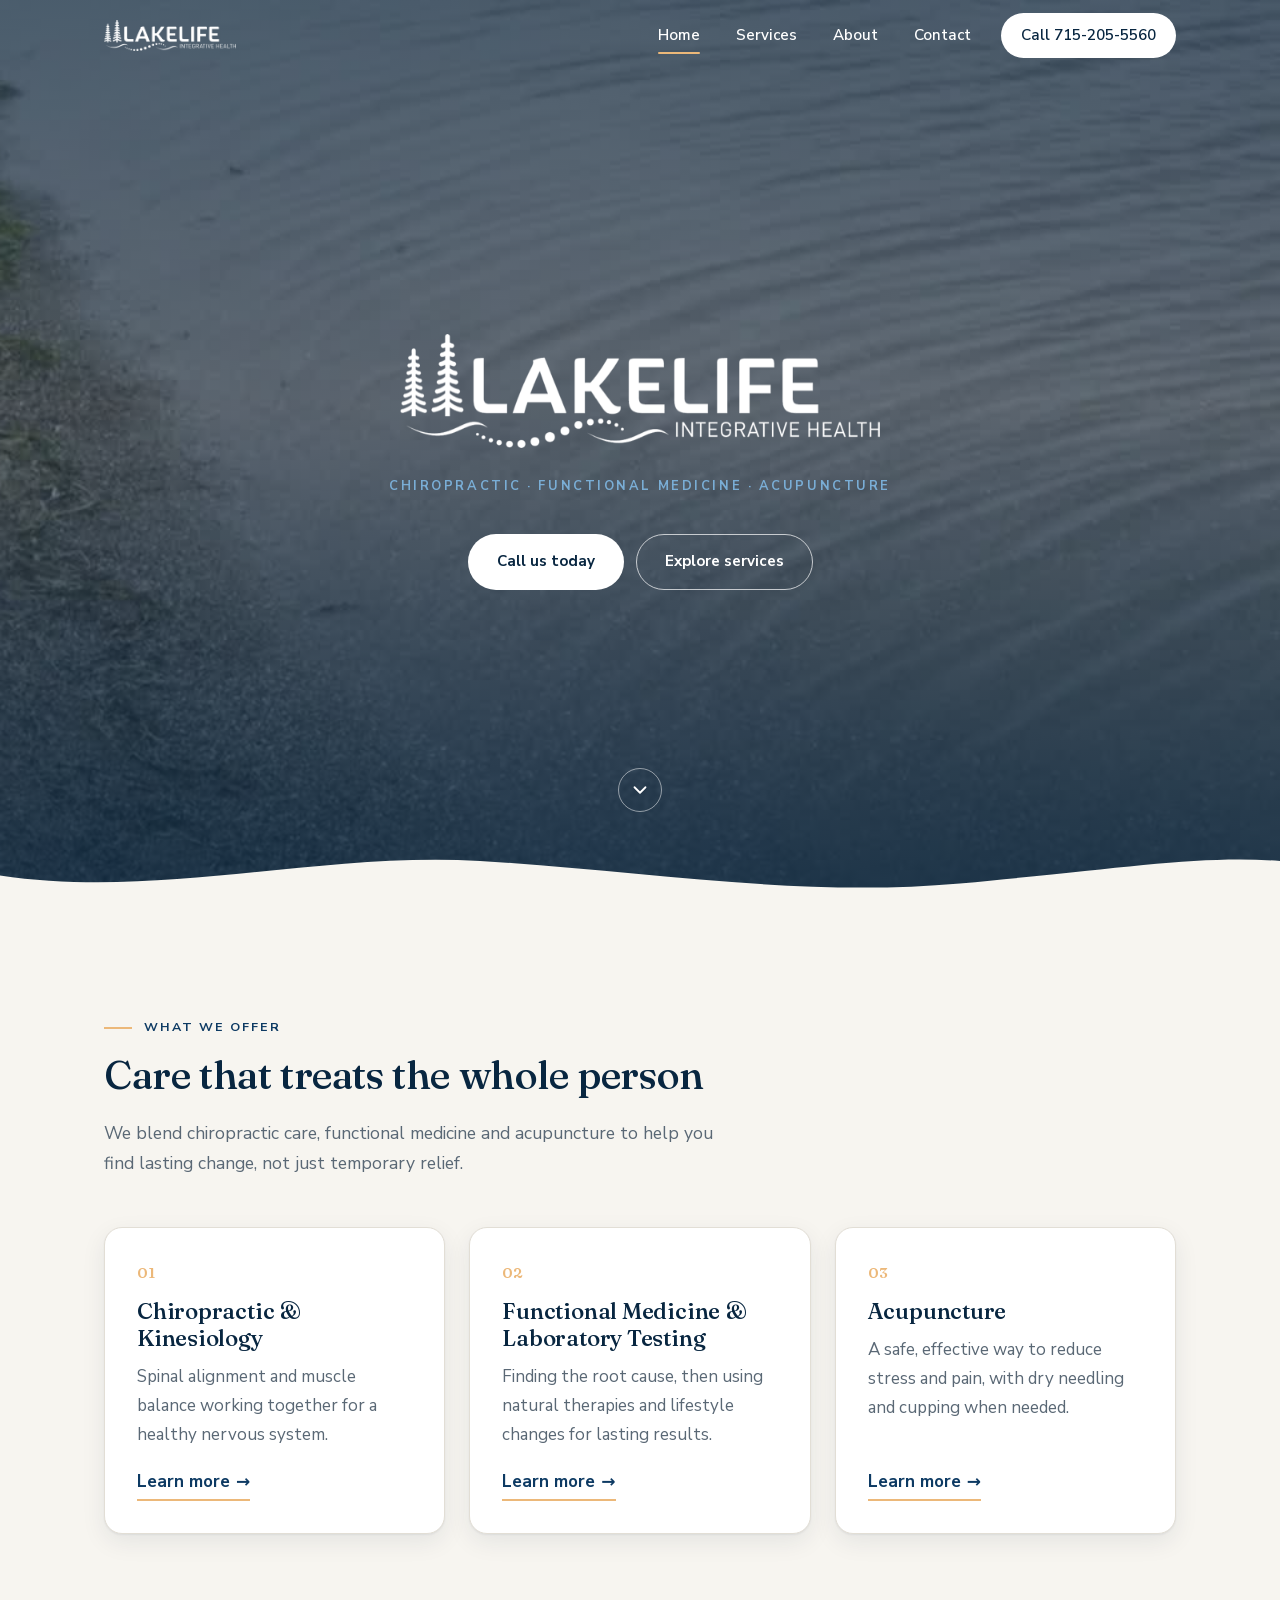
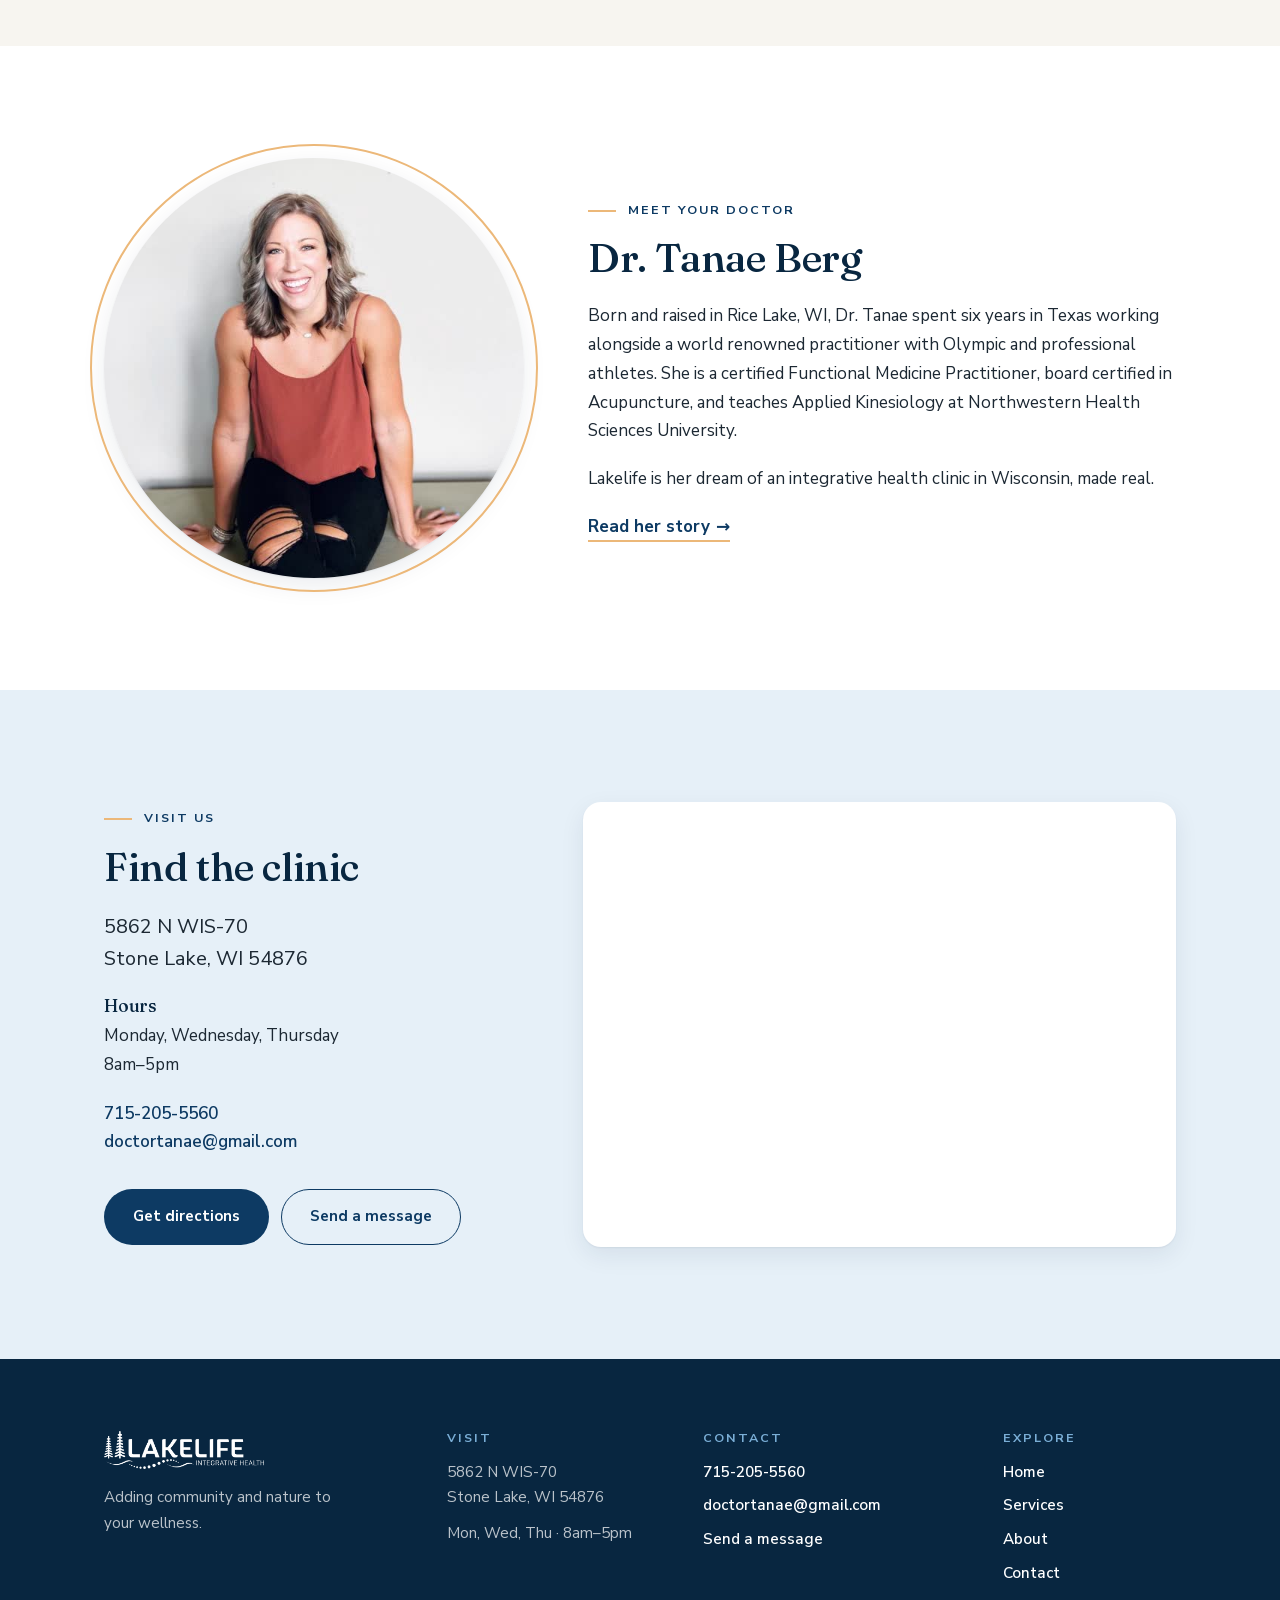
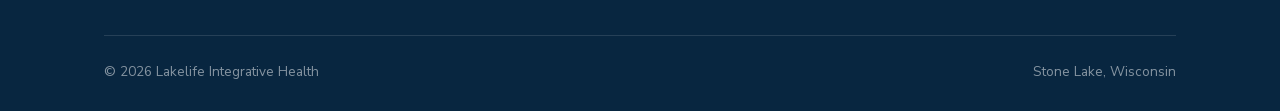
<file: index.html>
<!DOCTYPE html>
<html lang="en">

<head>
    <meta charset="UTF-8" />
    <meta name="viewport" content="width=device-width, initial-scale=1.0" />
    <title>Lakelife Integrative Health</title>
    <meta name="description" content="Chiropractic, kinesiology, functional medicine and acupuncture with Dr. Tanae Berg in Wisconsin." />
    <meta name="theme-color" content="#082640" />
    <link rel="icon" href="/favicon.ico" sizes="32x32" />
    <link rel="icon" href="/images/favicon.svg" type="image/svg+xml" />
    <link rel="apple-touch-icon" href="/images/apple-touch-icon.png" />
    <link rel="preload" href="/fonts/nunito-sans-latin.woff2" as="font" type="font/woff2" crossorigin />
    <link rel="stylesheet" href="styles.css" />
    <script>document.documentElement.classList.add("js");</script>
</head>

<body>
    <header class="site-nav site-nav--overlay">
        <div class="container">
            <a class="brand" href="index.html" aria-label="Lakelife home">
                <img class="logo-color" src="images/logo-nav.png" alt="Lakelife Integrative Health" width="400" height="95" />
                <img class="logo-white" src="images/logo-white-600.png" alt="Lakelife Integrative Health" width="600" height="143" />
            </a>
            <button class="nav-toggle" type="button" aria-label="Menu" aria-expanded="false" aria-controls="nav-links">
                <svg width="26" height="26" viewBox="0 0 24 24" fill="none" stroke="currentColor" stroke-width="2" stroke-linecap="round" aria-hidden="true">
                    <path d="M4 7h16M4 12h16M4 17h16" />
                </svg>
            </button>
            <ul class="nav-links" id="nav-links">
                <li><a href="index.html" aria-current="page">Home</a></li>
                <li><a href="services.html">Services</a></li>
                <li><a href="about.html">About</a></li>
                <li><a href="contact.html">Contact</a></li>
                <li><a class="nav-cta" href="tel:715-205-5560">Call 715-205-5560</a></li>
            </ul>
        </div>
    </header>

    <main>
        <section class="hero">
            <video class="hero-video" autoplay loop muted playsinline preload="none" poster="videos/poster.jpg" data-src="videos/video.mp4" data-src-mobile="videos/video-mobile.mp4" aria-hidden="true"></video>
            <div class="container hero-content">
                <h1 class="hero-title"><img class="hero-logo" src="images/logo-white-600.png" srcset="images/logo-white-600.png 600w, images/logo-white.png 969w" sizes="(max-width: 600px) 80vw, 480px" alt="Lakelife Integrative Health" width="969" height="231" fetchpriority="high" /></h1>
                <p class="hero-services"><span>Chiropractic</span> · <span>Functional Medicine</span> · <span>Acupuncture</span></p>
                <div class="hero-actions">
                    <a class="btn btn--light" href="tel:715-205-5560">Call us today</a>
                    <a class="btn btn--ghost" href="services.html">Explore services</a>
                </div>
            </div>
            <a class="scroll-cue" href="#offer" aria-label="Scroll to services">
                <svg width="22" height="22" viewBox="0 0 24 24" fill="none" stroke="currentColor" stroke-width="2" stroke-linecap="round" stroke-linejoin="round" aria-hidden="true"><path d="M6 9l6 6 6-6" /></svg>
            </a>
            <svg class="wave" viewBox="0 0 1440 80" preserveAspectRatio="none" aria-hidden="true" focusable="false">
                <path d="M0,48 C180,78 360,18 540,30 C720,42 900,76 1080,58 C1260,40 1350,22 1440,30 L1440,80 L0,80 Z" />
            </svg>
        </section>

        <section class="section" id="offer">
            <div class="container">
                <div class="section-head reveal">
                    <span class="eyebrow">What we offer</span>
                    <h2>Care that treats the whole person</h2>
                    <p>We blend chiropractic care, functional medicine and acupuncture to help you find lasting change, not just temporary relief.</p>
                </div>
                <div class="card-grid">
                <article class="card reveal">
                    <span class="card-num">01</span>
                    <h3>Chiropractic &amp; Kinesiology</h3>
                    <p>Spinal alignment and muscle balance working together for a healthy nervous system.</p>
                    <a class="text-link" href="services.html#service-1">Learn more<span class="visually-hidden"> about chiropractic and kinesiology</span></a>
                </article>
                <article class="card reveal">
                    <span class="card-num">02</span>
                    <h3>Functional Medicine &amp; Laboratory Testing</h3>
                    <p>Finding the root cause, then using natural therapies and lifestyle changes for lasting results.</p>
                    <a class="text-link" href="services.html#service-2">Learn more<span class="visually-hidden"> about functional medicine</span></a>
                </article>
                <article class="card reveal">
                    <span class="card-num">03</span>
                    <h3>Acupuncture</h3>
                    <p>A safe, effective way to reduce stress and pain, with dry needling and cupping when needed.</p>
                    <a class="text-link" href="services.html#service-3">Learn more<span class="visually-hidden"> about acupuncture</span></a>
                </article>
                </div>
            </div>
        </section>

        <section class="section section--white">
            <div class="container about-intro">
                <div class="portrait reveal">
                    <img src="images/headshot-560.jpg" srcset="images/headshot-560.jpg 560w, images/headshot.jpg 882w" sizes="(max-width: 860px) 280px, 420px" alt="Dr. Tanae Berg" width="882" height="882" loading="lazy" />
                </div>
                <div class="reveal">
                    <span class="eyebrow">Meet your doctor</span>
                    <h2>Dr. Tanae Berg</h2>
                    <p>Born and raised in Rice Lake, WI, Dr. Tanae spent six years in Texas working alongside a world renowned practitioner with Olympic and professional athletes. She is a certified Functional Medicine Practitioner, board certified in Acupuncture, and teaches Applied Kinesiology at Northwestern Health Sciences University.</p>
                    <p>Lakelife is her dream of an integrative health clinic in Wisconsin, made real.</p>
                    <a class="text-link" href="about.html">Read her story</a>
                </div>
            </div>
        </section>

    <section class="section visit" id="visit">
        <div class="container visit-grid">
            <div class="visit-info reveal">
                <span class="eyebrow">Visit us</span>
                <h2>Find the clinic</h2>
                <address>
                    5862 N WIS-70<br>
                    Stone Lake, WI 54876
                </address>
                <div class="hours">
                    <h3>Hours</h3>
                    <p>Monday, Wednesday, Thursday<br>8am–5pm</p>
                </div>
                <ul class="visit-contact">
                    <li><a href="tel:715-205-5560">715-205-5560</a></li>
                    <li><a href="mailto:doctortanae@gmail.com">doctortanae@gmail.com</a></li>
                </ul>
                <div class="visit-actions">
                    <a class="btn btn--primary" href="https://www.google.com/maps/dir/?api=1&amp;destination=5862+N+WIS-70%2C+Stone+Lake%2C+WI+54876" target="_blank" rel="noopener">Get directions</a>
                    <a class="btn btn--outline" href="contact.html">Send a message</a>
                </div>
            </div>
            <div class="map reveal">
                <iframe
                    title="Map showing Lakelife Integrative Health in Stone Lake, Wisconsin"
                    data-src="https://www.google.com/maps?q=5862+N+WIS-70,+Stone+Lake,+WI+54876&amp;z=14&amp;output=embed"
                    referrerpolicy="no-referrer-when-downgrade"
                    allowfullscreen></iframe>
            </div>
        </div>
    </section>
    </main>

    <footer class="site-footer">
        <div class="container">
            <div class="footer-grid">
                <div class="footer-brand">
                    <img class="footer-logo" src="images/logo-white-600.png" alt="Lakelife Integrative Health" width="600" height="143" loading="lazy" />
                    <p>Adding community and nature to your wellness.</p>
                </div>
                <div>
                    <h2 class="footer-heading">Visit</h2>
                    <address>5862 N WIS-70<br>Stone Lake, WI 54876</address>
                    <p>Mon, Wed, Thu · 8am–5pm</p>
                </div>
                <div>
                    <h2 class="footer-heading">Contact</h2>
                    <ul class="footer-list">
                        <li><a href="tel:715-205-5560">715-205-5560</a></li>
                        <li><a href="mailto:doctortanae@gmail.com">doctortanae@gmail.com</a></li>
                        <li><a href="contact.html">Send a message</a></li>
                    </ul>
                </div>
                <div>
                    <h2 class="footer-heading">Explore</h2>
                    <ul class="footer-list">
                        <li><a href="index.html">Home</a></li>
                        <li><a href="services.html">Services</a></li>
                        <li><a href="about.html">About</a></li>
                        <li><a href="contact.html">Contact</a></li>
                    </ul>
                </div>
            </div>
            <div class="footer-bottom">
                <p>© <span data-year>2026</span> Lakelife Integrative Health</p>
                <p>Stone Lake, Wisconsin</p>
            </div>
        </div>
    </footer>

    <script src="main.js"></script>
</body>

</html>
</file>
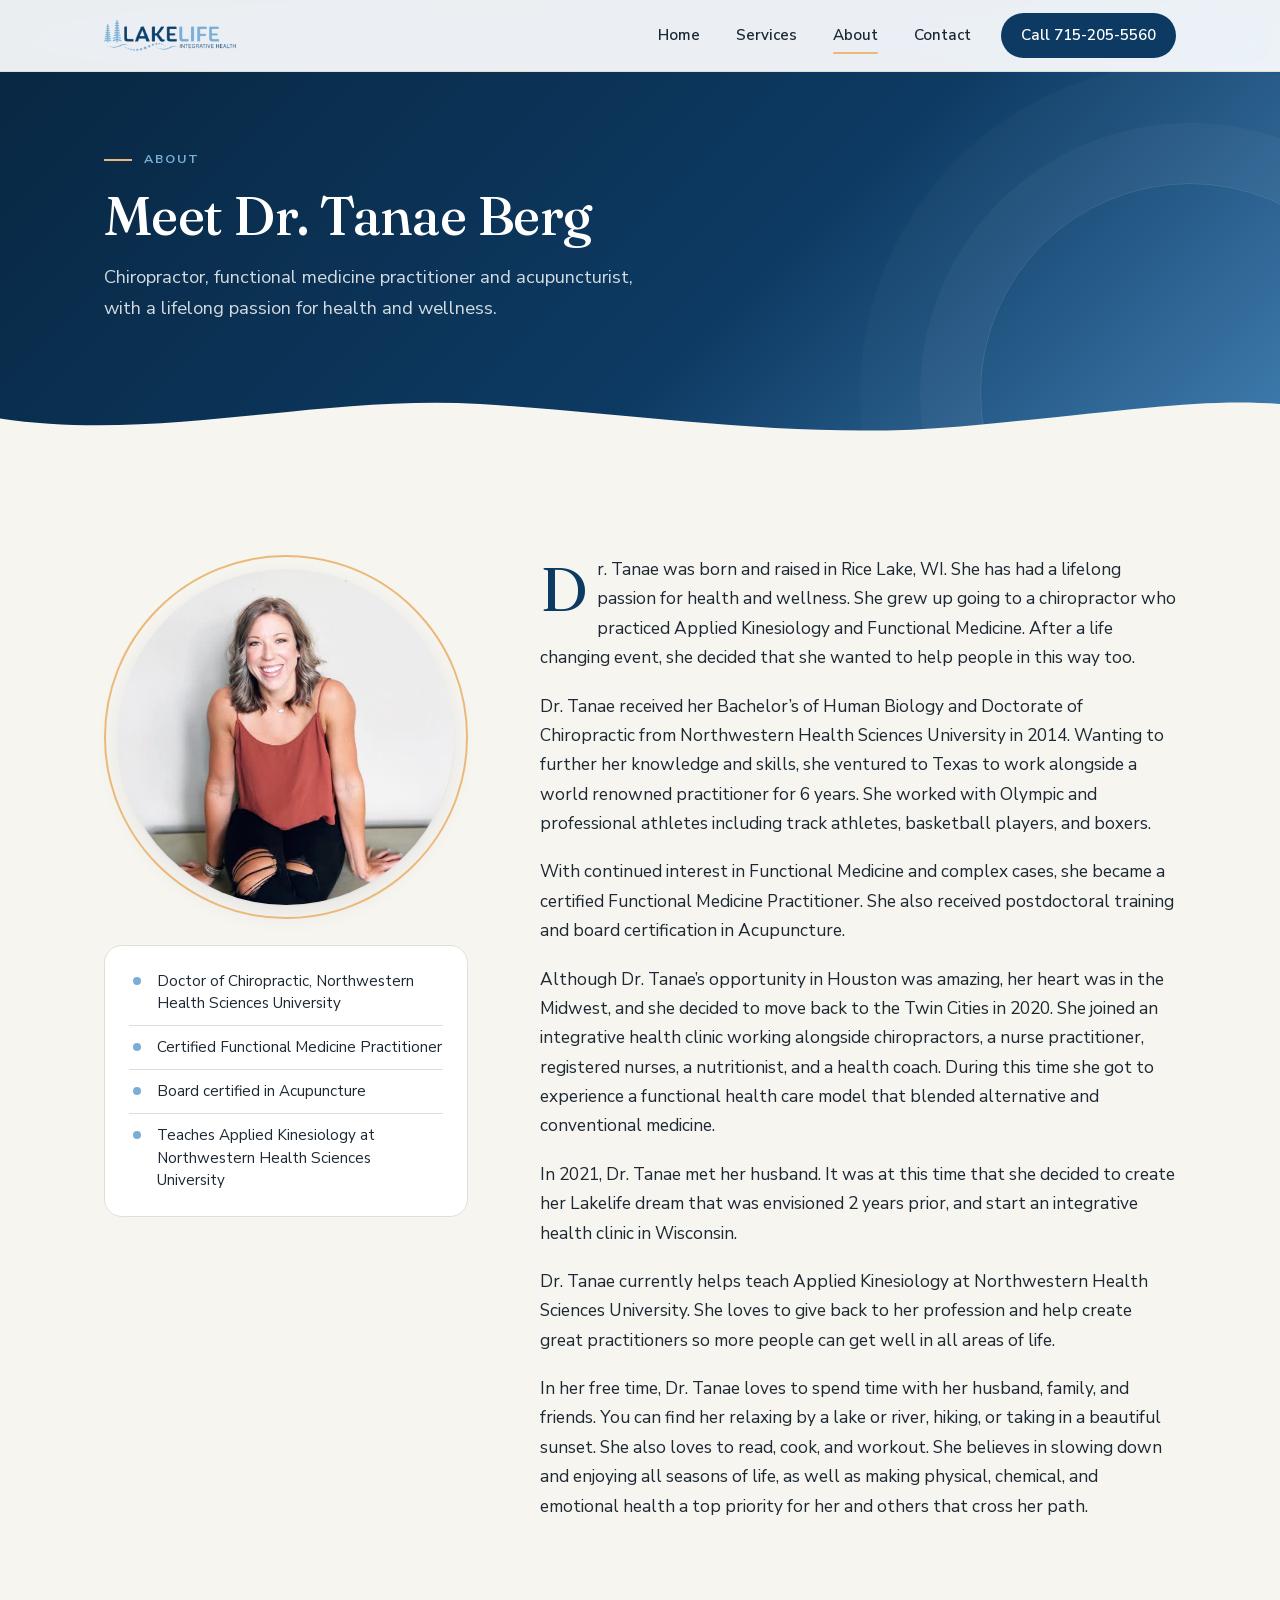
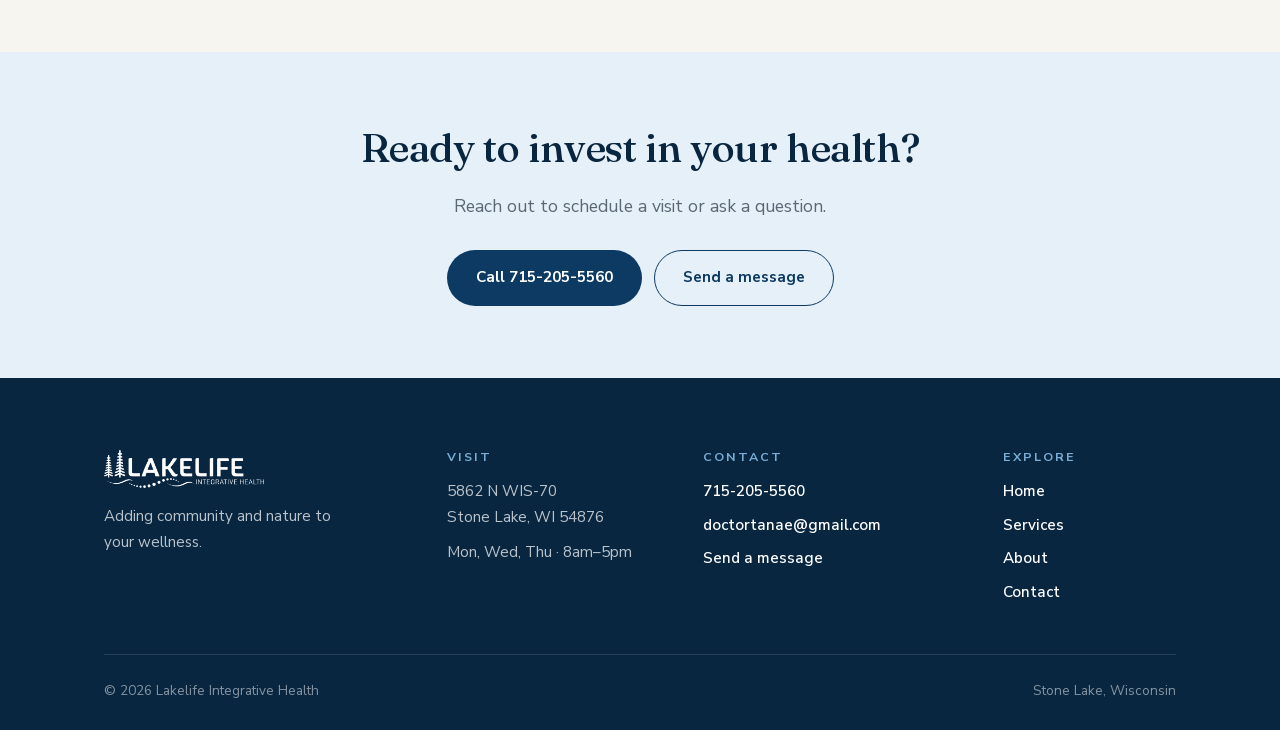
<file: about.html>
<!DOCTYPE html>
<html lang="en">

<head>
    <meta charset="UTF-8" />
    <meta name="viewport" content="width=device-width, initial-scale=1.0" />
    <title>About Dr. Tanae Berg | Lakelife Integrative Health</title>
    <meta name="description" content="Meet Dr. Tanae Berg, chiropractor, functional medicine practitioner and acupuncturist." />
    <meta name="theme-color" content="#082640" />
    <link rel="icon" href="/favicon.ico" sizes="32x32" />
    <link rel="icon" href="/images/favicon.svg" type="image/svg+xml" />
    <link rel="apple-touch-icon" href="/images/apple-touch-icon.png" />
    <link rel="preload" href="/fonts/nunito-sans-latin.woff2" as="font" type="font/woff2" crossorigin />
    <link rel="stylesheet" href="styles.css" />
    <script>document.documentElement.classList.add("js");</script>
</head>

<body>
    <header class="site-nav">
        <div class="container">
            <a class="brand" href="index.html" aria-label="Lakelife home">
                <img class="logo-color" src="images/logo-nav.png" alt="Lakelife Integrative Health" width="400" height="95" />
                <img class="logo-white" src="images/logo-white-600.png" alt="Lakelife Integrative Health" width="600" height="143" />
            </a>
            <button class="nav-toggle" type="button" aria-label="Menu" aria-expanded="false" aria-controls="nav-links">
                <svg width="26" height="26" viewBox="0 0 24 24" fill="none" stroke="currentColor" stroke-width="2" stroke-linecap="round" aria-hidden="true">
                    <path d="M4 7h16M4 12h16M4 17h16" />
                </svg>
            </button>
            <ul class="nav-links" id="nav-links">
                <li><a href="index.html">Home</a></li>
                <li><a href="services.html">Services</a></li>
                <li><a href="about.html" aria-current="page">About</a></li>
                <li><a href="contact.html">Contact</a></li>
                <li><a class="nav-cta" href="tel:715-205-5560">Call 715-205-5560</a></li>
            </ul>
        </div>
    </header>

    <main>
        <section class="page-header">
            <div class="container">
                <span class="eyebrow">About</span>
                <h1>Meet Dr. Tanae Berg</h1>
                <p>Chiropractor, functional medicine practitioner and acupuncturist, with a lifelong passion for health and wellness.</p>
            </div>
            <svg class="wave" viewBox="0 0 1440 80" preserveAspectRatio="none" aria-hidden="true" focusable="false">
                <path d="M0,48 C180,78 360,18 540,30 C720,42 900,76 1080,58 C1260,40 1350,22 1440,30 L1440,80 L0,80 Z" />
            </svg>
        </section>

        <section class="section">
            <div class="container about-layout">
                <aside class="about-aside reveal">
                    <div class="portrait">
                        <img src="images/headshot-560.jpg" srcset="images/headshot-560.jpg 560w, images/headshot.jpg 882w" sizes="(max-width: 860px) 280px, 420px" alt="Dr. Tanae Berg" width="882" height="882" />
                    </div>
                    <ul class="credentials">
                        <li>Doctor of Chiropractic, Northwestern Health Sciences University</li>
                        <li>Certified Functional Medicine Practitioner</li>
                        <li>Board certified in Acupuncture</li>
                        <li>Teaches Applied Kinesiology at Northwestern Health Sciences University</li>
                    </ul>
                </aside>
                <div class="bio reveal">
                    <p>Dr. Tanae was born and raised in Rice Lake, WI. She has had a lifelong passion for health and wellness. She grew up going to a chiropractor who practiced Applied Kinesiology and Functional Medicine. After a life changing event, she decided that she wanted to help people in this way too.</p>
                    <p>Dr. Tanae received her Bachelor’s of Human Biology and Doctorate of Chiropractic from Northwestern Health Sciences University in 2014. Wanting to further her knowledge and skills, she ventured to Texas to work alongside a world renowned practitioner for 6 years. She worked with Olympic and professional athletes including track athletes, basketball players, and boxers.</p>
                    <p>With continued interest in Functional Medicine and complex cases, she became a certified Functional Medicine Practitioner. She also received postdoctoral training and board certification in Acupuncture.</p>
                    <p>Although Dr. Tanae’s opportunity in Houston was amazing, her heart was in the Midwest, and she decided to move back to the Twin Cities in 2020. She joined an integrative health clinic working alongside chiropractors, a nurse practitioner, registered nurses, a nutritionist, and a health coach. During this time she got to experience a functional health care model that blended alternative and conventional medicine.</p>
                    <p>In 2021, Dr. Tanae met her husband. It was at this time that she decided to create her Lakelife dream that was envisioned 2 years prior, and start an integrative health clinic in Wisconsin.</p>
                    <p>Dr. Tanae currently helps teach Applied Kinesiology at Northwestern Health Sciences University. She loves to give back to her profession and help create great practitioners so more people can get well in all areas of life.</p>
                    <p>In her free time, Dr. Tanae loves to spend time with her husband, family, and friends. You can find her relaxing by a lake or river, hiking, or taking in a beautiful sunset. She also loves to read, cook, and workout. She believes in slowing down and enjoying all seasons of life, as well as making physical, chemical, and emotional health a top priority for her and others that cross her path.</p>
                </div>
            </div>
        </section>

    <section class="cta-band">
        <div class="container reveal">
            <h2>Ready to invest in your health?</h2>
            <p>Reach out to schedule a visit or ask a question.</p>
            <div class="cta-actions">
                <a class="btn btn--primary" href="tel:715-205-5560">Call 715-205-5560</a>
                <a class="btn btn--outline" href="contact.html">Send a message</a>
            </div>
        </div>
    </section>
    </main>

    <footer class="site-footer">
        <div class="container">
            <div class="footer-grid">
                <div class="footer-brand">
                    <img class="footer-logo" src="images/logo-white-600.png" alt="Lakelife Integrative Health" width="600" height="143" loading="lazy" />
                    <p>Adding community and nature to your wellness.</p>
                </div>
                <div>
                    <h2 class="footer-heading">Visit</h2>
                    <address>5862 N WIS-70<br>Stone Lake, WI 54876</address>
                    <p>Mon, Wed, Thu · 8am–5pm</p>
                </div>
                <div>
                    <h2 class="footer-heading">Contact</h2>
                    <ul class="footer-list">
                        <li><a href="tel:715-205-5560">715-205-5560</a></li>
                        <li><a href="mailto:doctortanae@gmail.com">doctortanae@gmail.com</a></li>
                        <li><a href="contact.html">Send a message</a></li>
                    </ul>
                </div>
                <div>
                    <h2 class="footer-heading">Explore</h2>
                    <ul class="footer-list">
                        <li><a href="index.html">Home</a></li>
                        <li><a href="services.html">Services</a></li>
                        <li><a href="about.html">About</a></li>
                        <li><a href="contact.html">Contact</a></li>
                    </ul>
                </div>
            </div>
            <div class="footer-bottom">
                <p>© <span data-year>2026</span> Lakelife Integrative Health</p>
                <p>Stone Lake, Wisconsin</p>
            </div>
        </div>
    </footer>

    <script src="main.js"></script>
</body>

</html>
</file>
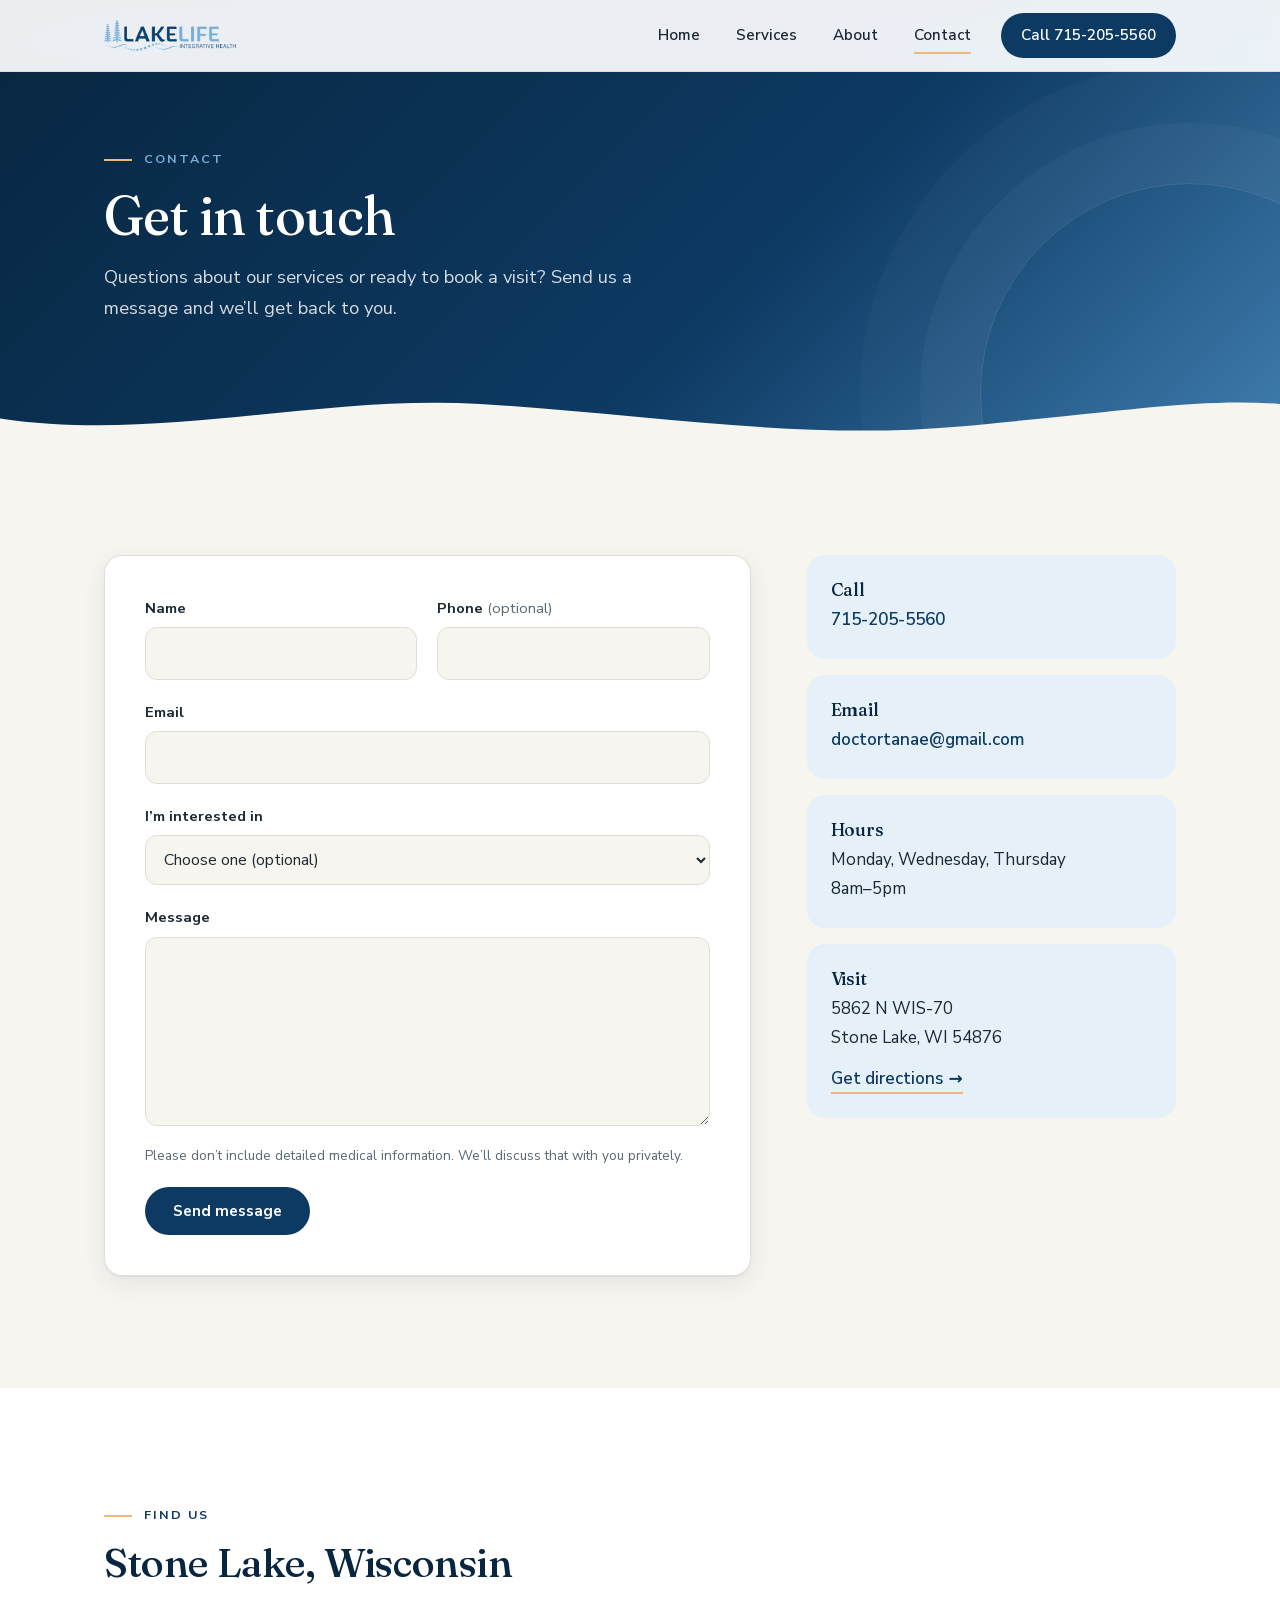
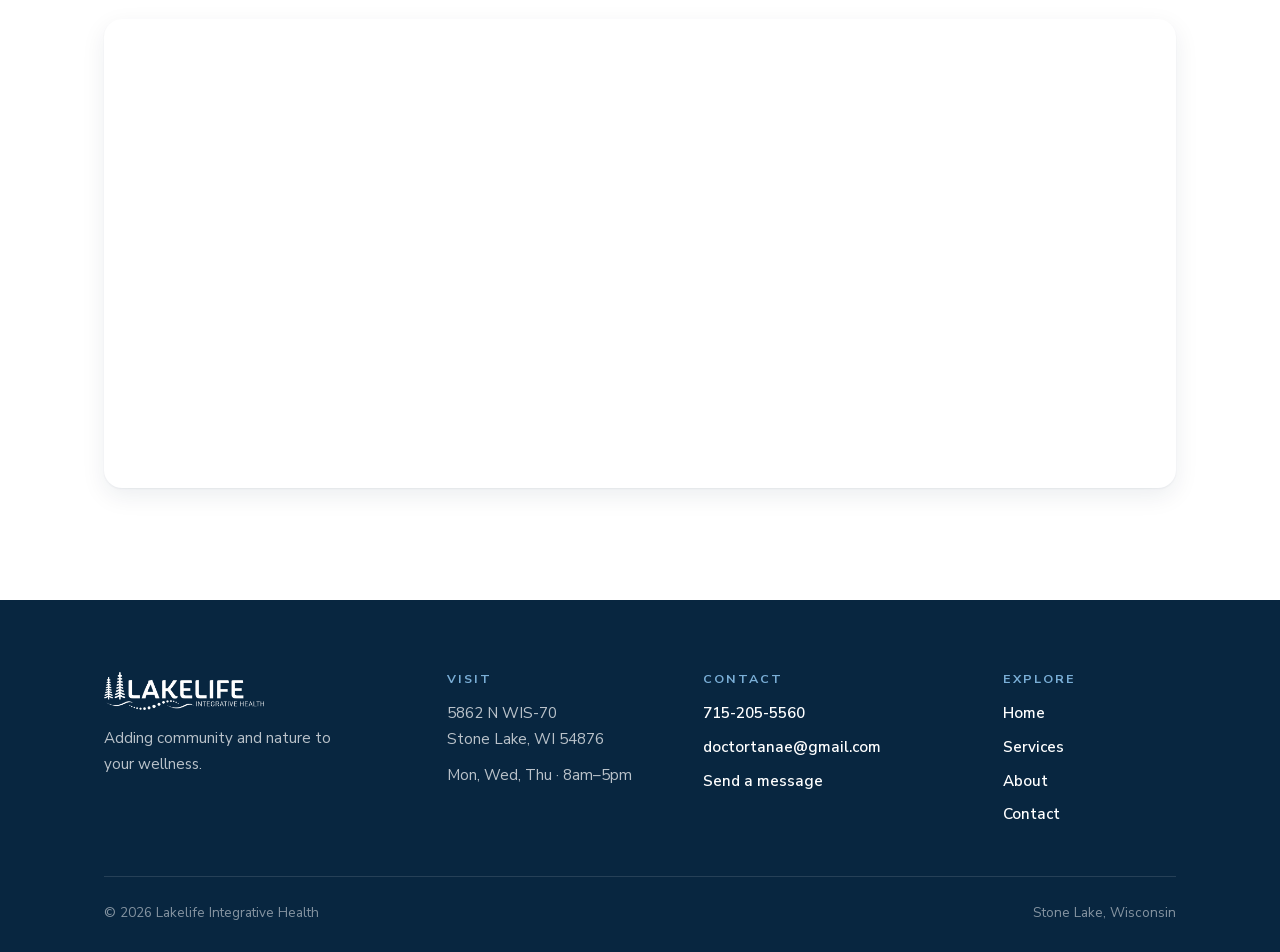
<file: contact.html>
<!DOCTYPE html>
<html lang="en">

<head>
    <meta charset="UTF-8" />
    <meta name="viewport" content="width=device-width, initial-scale=1.0" />
    <title>Contact | Lakelife Integrative Health</title>
    <meta name="description" content="Contact Lakelife Integrative Health in Stone Lake, WI. Call, email, or send us a message." />
    <meta name="theme-color" content="#082640" />
    <link rel="icon" href="/favicon.ico" sizes="32x32" />
    <link rel="icon" href="/images/favicon.svg" type="image/svg+xml" />
    <link rel="apple-touch-icon" href="/images/apple-touch-icon.png" />
    <link rel="preload" href="/fonts/nunito-sans-latin.woff2" as="font" type="font/woff2" crossorigin />
    <link rel="stylesheet" href="styles.css" />
    <script>document.documentElement.classList.add("js");</script>
</head>

<body>
    <header class="site-nav">
        <div class="container">
            <a class="brand" href="index.html" aria-label="Lakelife home">
                <img class="logo-color" src="images/logo-nav.png" alt="Lakelife Integrative Health" width="400" height="95" />
                <img class="logo-white" src="images/logo-white-600.png" alt="Lakelife Integrative Health" width="600" height="143" />
            </a>
            <button class="nav-toggle" type="button" aria-label="Menu" aria-expanded="false" aria-controls="nav-links">
                <svg width="26" height="26" viewBox="0 0 24 24" fill="none" stroke="currentColor" stroke-width="2" stroke-linecap="round" aria-hidden="true">
                    <path d="M4 7h16M4 12h16M4 17h16" />
                </svg>
            </button>
            <ul class="nav-links" id="nav-links">
                <li><a href="index.html">Home</a></li>
                <li><a href="services.html">Services</a></li>
                <li><a href="about.html">About</a></li>
                <li><a href="contact.html" aria-current="page">Contact</a></li>
                <li><a class="nav-cta" href="tel:715-205-5560">Call 715-205-5560</a></li>
            </ul>
        </div>
    </header>

    <main>
        <section class="page-header">
            <div class="container">
                <span class="eyebrow">Contact</span>
                <h1>Get in touch</h1>
                <p>Questions about our services or ready to book a visit? Send us a message and we’ll get back to you.</p>
            </div>
            <svg class="wave" viewBox="0 0 1440 80" preserveAspectRatio="none" aria-hidden="true" focusable="false">
                <path d="M0,48 C180,78 360,18 540,30 C720,42 900,76 1080,58 C1260,40 1350,22 1440,30 L1440,80 L0,80 Z" />
            </svg>
        </section>

        <section class="section">
            <div class="container contact-layout">
                <form class="contact-form reveal" name="contact" method="POST" action="/thanks.html" data-netlify="true" netlify-honeypot="company">
                    <input type="hidden" name="form-name" value="contact" />
                    <p class="hp-field" aria-hidden="true">
                        <label>Leave this empty <input name="company" tabindex="-1" autocomplete="off" /></label>
                    </p>

                    <div class="field-row">
                        <div class="field">
                            <label for="name">Name</label>
                            <input id="name" name="name" type="text" autocomplete="name" required />
                        </div>
                        <div class="field">
                            <label for="phone">Phone <span class="optional">(optional)</span></label>
                            <input id="phone" name="phone" type="tel" autocomplete="tel" />
                        </div>
                    </div>

                    <div class="field">
                        <label for="email">Email</label>
                        <input id="email" name="email" type="email" autocomplete="email" required />
                    </div>

                    <div class="field">
                        <label for="interest">I’m interested in</label>
                        <select id="interest" name="interest">
                            <option value="">Choose one (optional)</option>
                            <option>Chiropractic &amp; Kinesiology</option>
                            <option>Functional Medicine &amp; Laboratory Testing</option>
                            <option>Acupuncture</option>
                            <option>Booking a first visit</option>
                            <option>Something else</option>
                        </select>
                    </div>

                    <div class="field">
                        <label for="message">Message</label>
                        <textarea id="message" name="message" rows="6" required></textarea>
                        <p class="field-note">Please don’t include detailed medical information. We’ll discuss that with you privately.</p>
                    </div>

                    <button class="btn btn--primary" type="submit">Send message</button>
                </form>

                <aside class="contact-details reveal">
                    <div class="contact-card">
                        <h3>Call</h3>
                        <a href="tel:715-205-5560">715-205-5560</a>
                    </div>
                    <div class="contact-card">
                        <h3>Email</h3>
                        <a href="mailto:doctortanae@gmail.com">doctortanae@gmail.com</a>
                    </div>
                    <div class="contact-card">
                        <h3>Hours</h3>
                        <p>Monday, Wednesday, Thursday<br>8am–5pm</p>
                    </div>
                    <div class="contact-card">
                        <h3>Visit</h3>
                        <address>5862 N WIS-70<br>Stone Lake, WI 54876</address>
                        <a class="text-link" href="https://www.google.com/maps/dir/?api=1&amp;destination=5862+N+WIS-70%2C+Stone+Lake%2C+WI+54876" target="_blank" rel="noopener">Get directions</a>
                    </div>
                </aside>
            </div>
        </section>

        <section class="section section--white contact-map">
            <div class="container">
                <div class="section-head reveal">
                    <span class="eyebrow">Find us</span>
                    <h2>Stone Lake, Wisconsin</h2>
                </div>
                <div class="map map--wide reveal">
                    <iframe
                        title="Map showing Lakelife Integrative Health in Stone Lake, Wisconsin"
                        data-src="https://www.google.com/maps?q=5862+N+WIS-70,+Stone+Lake,+WI+54876&amp;z=14&amp;output=embed"
                        referrerpolicy="no-referrer-when-downgrade"
                        allowfullscreen></iframe>
                </div>
            </div>
        </section>
    </main>

    <footer class="site-footer">
        <div class="container">
            <div class="footer-grid">
                <div class="footer-brand">
                    <img class="footer-logo" src="images/logo-white-600.png" alt="Lakelife Integrative Health" width="600" height="143" loading="lazy" />
                    <p>Adding community and nature to your wellness.</p>
                </div>
                <div>
                    <h2 class="footer-heading">Visit</h2>
                    <address>5862 N WIS-70<br>Stone Lake, WI 54876</address>
                    <p>Mon, Wed, Thu · 8am–5pm</p>
                </div>
                <div>
                    <h2 class="footer-heading">Contact</h2>
                    <ul class="footer-list">
                        <li><a href="tel:715-205-5560">715-205-5560</a></li>
                        <li><a href="mailto:doctortanae@gmail.com">doctortanae@gmail.com</a></li>
                        <li><a href="contact.html">Send a message</a></li>
                    </ul>
                </div>
                <div>
                    <h2 class="footer-heading">Explore</h2>
                    <ul class="footer-list">
                        <li><a href="index.html">Home</a></li>
                        <li><a href="services.html">Services</a></li>
                        <li><a href="about.html">About</a></li>
                        <li><a href="contact.html">Contact</a></li>
                    </ul>
                </div>
            </div>
            <div class="footer-bottom">
                <p>© <span data-year>2026</span> Lakelife Integrative Health</p>
                <p>Stone Lake, Wisconsin</p>
            </div>
        </div>
    </footer>

    <script src="main.js"></script>
</body>

</html>
</file>
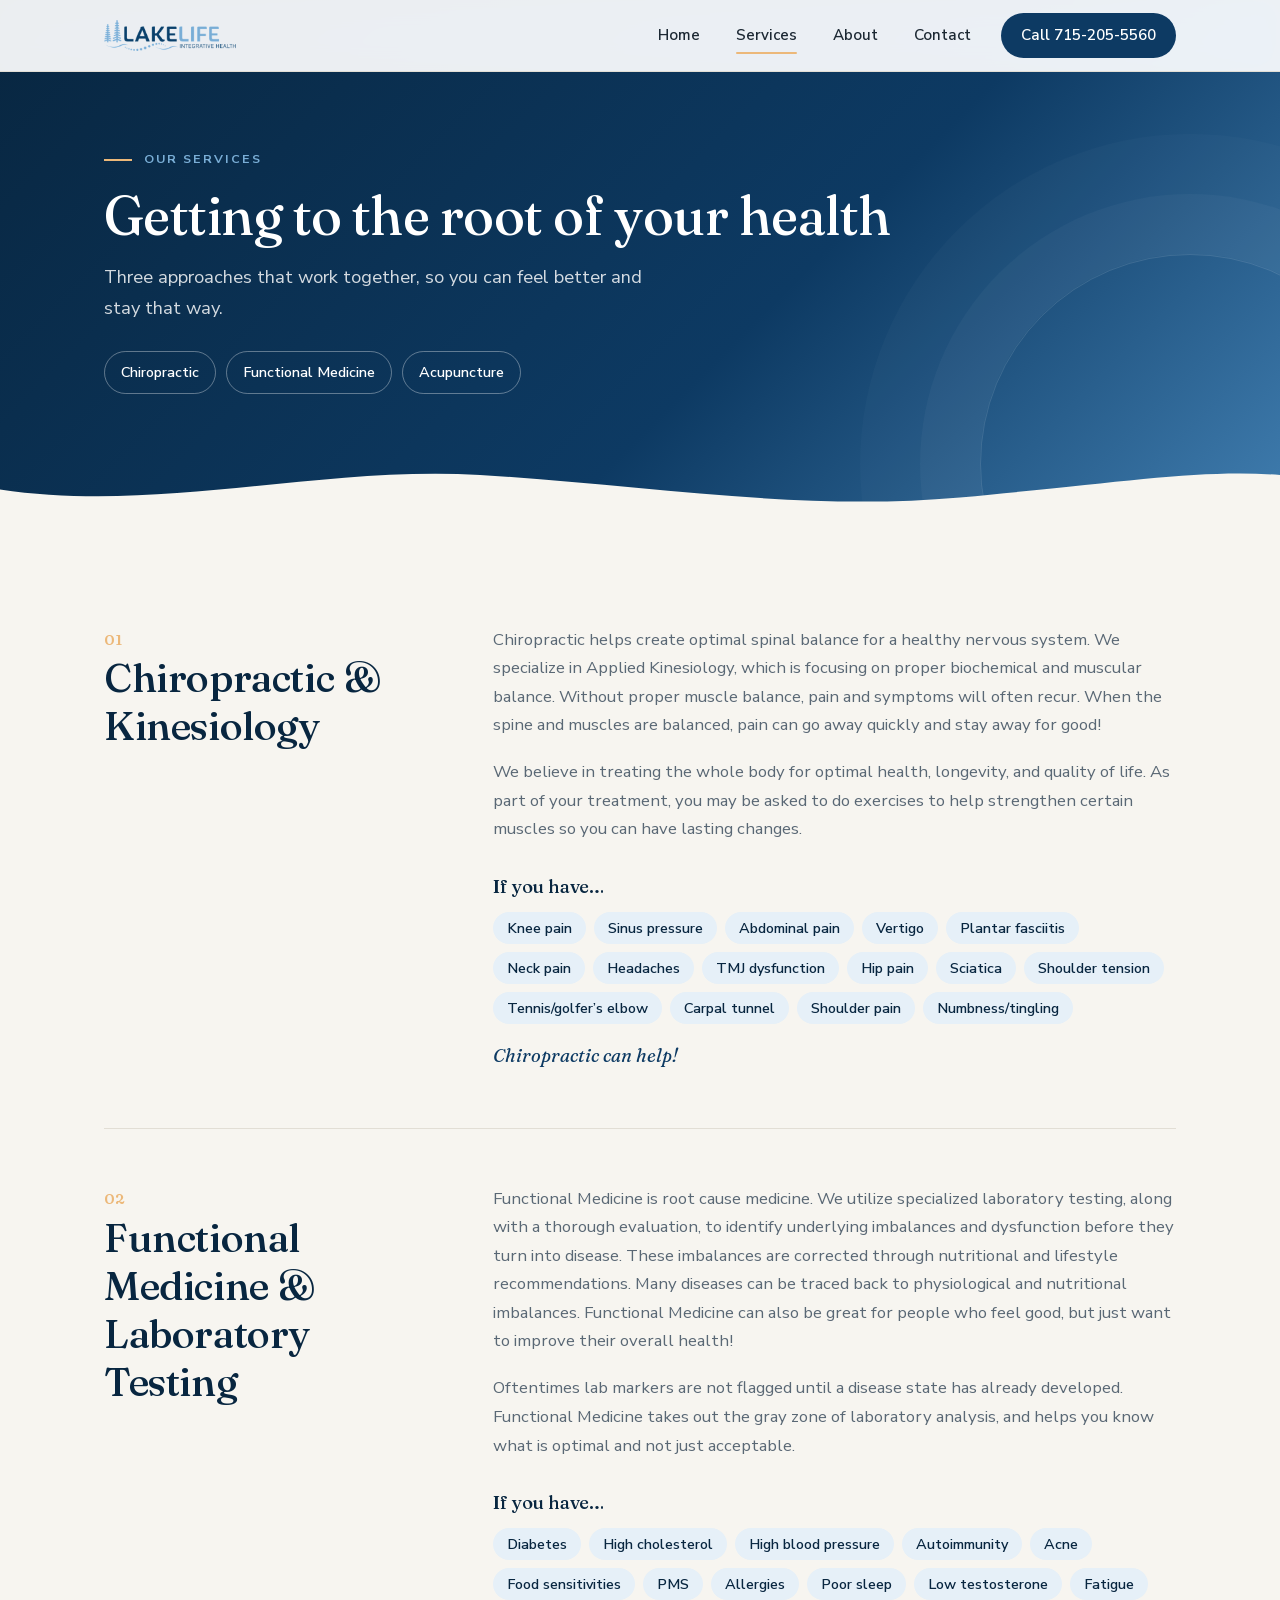
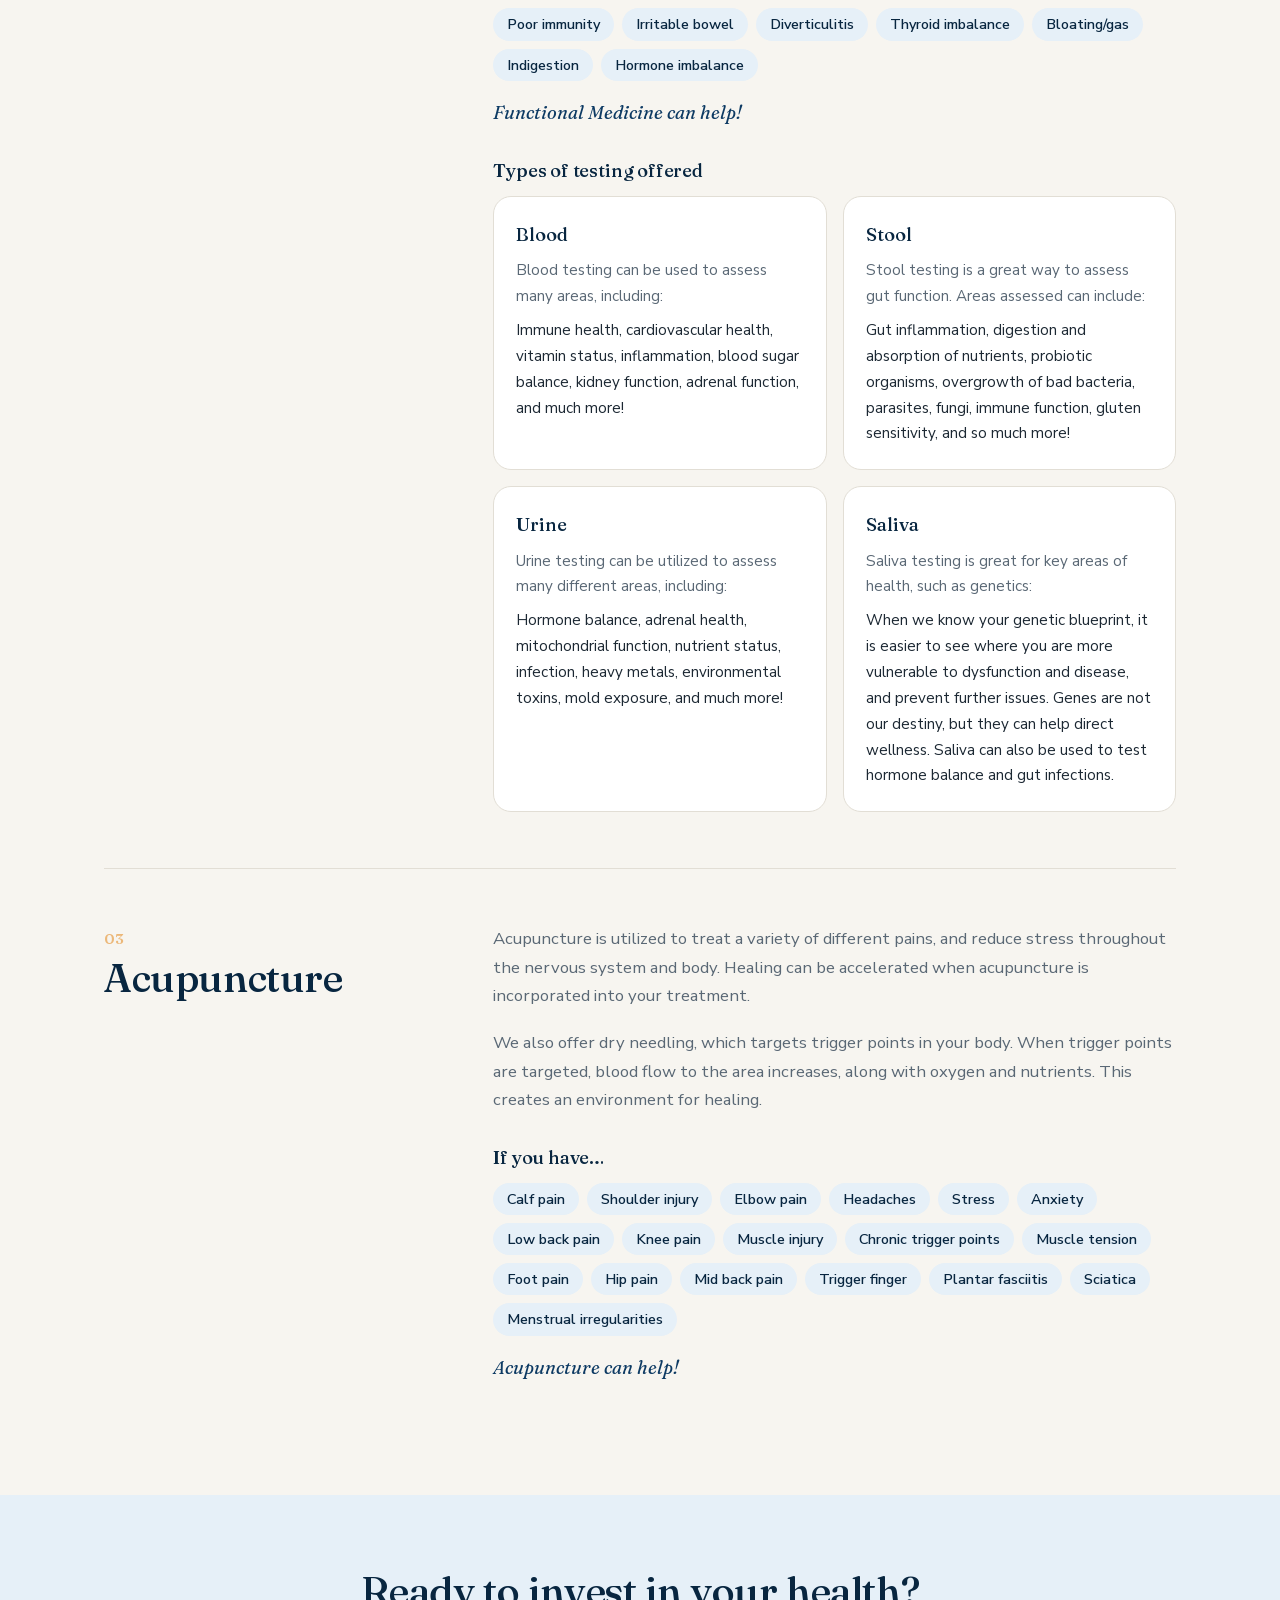
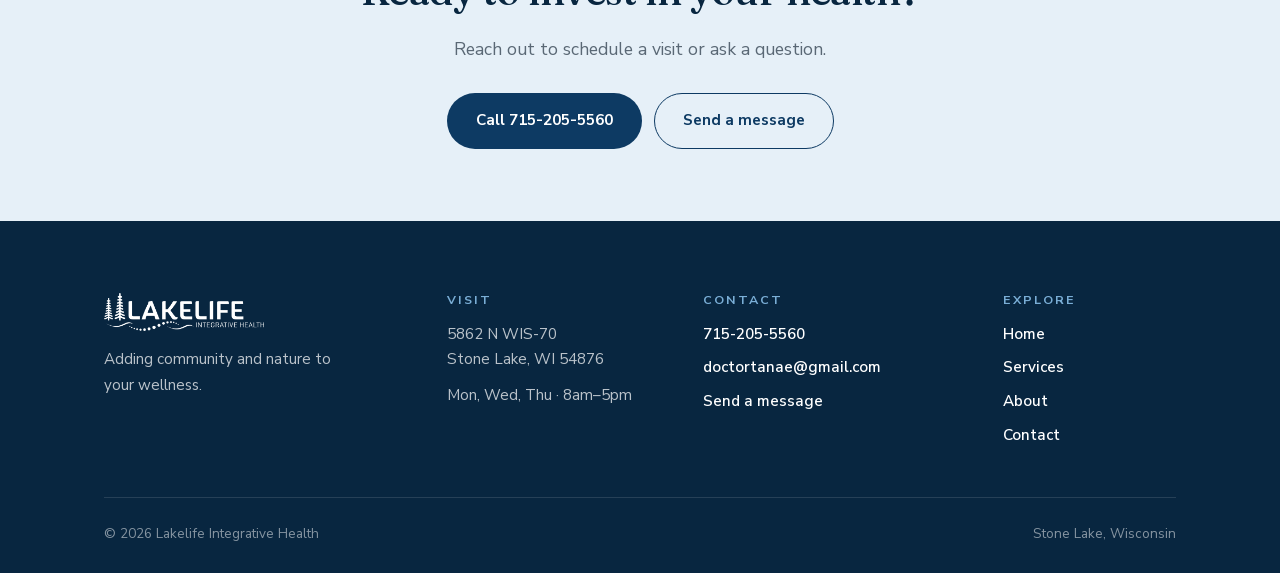
<file: services.html>
<!DOCTYPE html>
<html lang="en">

<head>
    <meta charset="UTF-8" />
    <meta name="viewport" content="width=device-width, initial-scale=1.0" />
    <title>Services | Lakelife Integrative Health</title>
    <meta name="description" content="Chiropractic and kinesiology, functional medicine and laboratory testing, and acupuncture at Lakelife." />
    <meta name="theme-color" content="#082640" />
    <link rel="icon" href="/favicon.ico" sizes="32x32" />
    <link rel="icon" href="/images/favicon.svg" type="image/svg+xml" />
    <link rel="apple-touch-icon" href="/images/apple-touch-icon.png" />
    <link rel="preload" href="/fonts/nunito-sans-latin.woff2" as="font" type="font/woff2" crossorigin />
    <link rel="stylesheet" href="styles.css" />
    <script>document.documentElement.classList.add("js");</script>
</head>

<body>
    <header class="site-nav">
        <div class="container">
            <a class="brand" href="index.html" aria-label="Lakelife home">
                <img class="logo-color" src="images/logo-nav.png" alt="Lakelife Integrative Health" width="400" height="95" />
                <img class="logo-white" src="images/logo-white-600.png" alt="Lakelife Integrative Health" width="600" height="143" />
            </a>
            <button class="nav-toggle" type="button" aria-label="Menu" aria-expanded="false" aria-controls="nav-links">
                <svg width="26" height="26" viewBox="0 0 24 24" fill="none" stroke="currentColor" stroke-width="2" stroke-linecap="round" aria-hidden="true">
                    <path d="M4 7h16M4 12h16M4 17h16" />
                </svg>
            </button>
            <ul class="nav-links" id="nav-links">
                <li><a href="index.html">Home</a></li>
                <li><a href="services.html" aria-current="page">Services</a></li>
                <li><a href="about.html">About</a></li>
                <li><a href="contact.html">Contact</a></li>
                <li><a class="nav-cta" href="tel:715-205-5560">Call 715-205-5560</a></li>
            </ul>
        </div>
    </header>

    <main>
        <section class="page-header">
            <div class="container">
                <span class="eyebrow">Our services</span>
                <h1>Getting to the root of your health</h1>
                <p>Three approaches that work together, so you can feel better and stay that way.</p>
                <nav class="jump-links" aria-label="Services on this page">
                    <a href="#service-1">Chiropractic</a>
                    <a href="#service-2">Functional Medicine</a>
                    <a href="#service-3">Acupuncture</a>
                </nav>
            </div>
            <svg class="wave" viewBox="0 0 1440 80" preserveAspectRatio="none" aria-hidden="true" focusable="false">
                <path d="M0,48 C180,78 360,18 540,30 C720,42 900,76 1080,58 C1260,40 1350,22 1440,30 L1440,80 L0,80 Z" />
            </svg>
        </section>

        <section class="section">
            <div class="container">
                <article class="service reveal" id="service-1">
                    <div>
                        <span class="card-num">01</span>
                        <h2>Chiropractic &amp; Kinesiology</h2>
                    </div>
                    <div>
                        <p>Chiropractic helps create optimal spinal balance for a healthy nervous system. We specialize in Applied Kinesiology, which is focusing on proper biochemical and muscular balance. Without proper muscle balance, pain and symptoms will often recur. When the spine and muscles are balanced, pain can go away quickly and stay away for good!</p>
                        <p>We believe in treating the whole body for optimal health, longevity, and quality of life. As part of your treatment, you may be asked to do exercises to help strengthen certain muscles so you can have lasting changes.</p>

                        <h3 class="service-sub">If you have…</h3>
                        <ul class="condition-list">
                            <li>Knee pain</li>
                            <li>Sinus pressure</li>
                            <li>Abdominal pain</li>
                            <li>Vertigo</li>
                            <li>Plantar fasciitis</li>
                            <li>Neck pain</li>
                            <li>Headaches</li>
                            <li>TMJ dysfunction</li>
                            <li>Hip pain</li>
                            <li>Sciatica</li>
                            <li>Shoulder tension</li>
                            <li>Tennis/golfer’s elbow</li>
                            <li>Carpal tunnel</li>
                            <li>Shoulder pain</li>
                            <li>Numbness/tingling</li>
                        </ul>
                        <p class="helps">Chiropractic can help!</p>
                    </div>
                </article>
                <article class="service reveal" id="service-2">
                    <div>
                        <span class="card-num">02</span>
                        <h2>Functional Medicine &amp; Laboratory Testing</h2>
                    </div>
                    <div>
                        <p>Functional Medicine is root cause medicine. We utilize specialized laboratory testing, along with a thorough evaluation, to identify underlying imbalances and dysfunction before they turn into disease. These imbalances are corrected through nutritional and lifestyle recommendations. Many diseases can be traced back to physiological and nutritional imbalances. Functional Medicine can also be great for people who feel good, but just want to improve their overall health!</p>
                        <p>Oftentimes lab markers are not flagged until a disease state has already developed. Functional Medicine takes out the gray zone of laboratory analysis, and helps you know what is optimal and not just acceptable.</p>

                        <h3 class="service-sub">If you have…</h3>
                        <ul class="condition-list">
                            <li>Diabetes</li>
                            <li>High cholesterol</li>
                            <li>High blood pressure</li>
                            <li>Autoimmunity</li>
                            <li>Acne</li>
                            <li>Food sensitivities</li>
                            <li>PMS</li>
                            <li>Allergies</li>
                            <li>Poor sleep</li>
                            <li>Low testosterone</li>
                            <li>Fatigue</li>
                            <li>Poor immunity</li>
                            <li>Irritable bowel</li>
                            <li>Diverticulitis</li>
                            <li>Thyroid imbalance</li>
                            <li>Bloating/gas</li>
                            <li>Indigestion</li>
                            <li>Hormone imbalance</li>
                        </ul>
                        <p class="helps">Functional Medicine can help!</p>

                        <h3 class="service-sub">Types of testing offered</h3>
                        <div class="test-grid">
                            <div class="test-card">
                                <h4>Blood</h4>
                                <p>Blood testing can be used to assess many areas, including:</p>
                                <p class="test-areas">Immune health, cardiovascular health, vitamin status, inflammation, blood sugar balance, kidney function, adrenal function, and much more!</p>
                            </div>
                            <div class="test-card">
                                <h4>Stool</h4>
                                <p>Stool testing is a great way to assess gut function. Areas assessed can include:</p>
                                <p class="test-areas">Gut inflammation, digestion and absorption of nutrients, probiotic organisms, overgrowth of bad bacteria, parasites, fungi, immune function, gluten sensitivity, and so much more!</p>
                            </div>
                            <div class="test-card">
                                <h4>Urine</h4>
                                <p>Urine testing can be utilized to assess many different areas, including:</p>
                                <p class="test-areas">Hormone balance, adrenal health, mitochondrial function, nutrient status, infection, heavy metals, environmental toxins, mold exposure, and much more!</p>
                            </div>
                            <div class="test-card">
                                <h4>Saliva</h4>
                                <p>Saliva testing is great for key areas of health, such as genetics:</p>
                                <p class="test-areas">When we know your genetic blueprint, it is easier to see where you are more vulnerable to dysfunction and disease, and prevent further issues. Genes are not our destiny, but they can help direct wellness. Saliva can also be used to test hormone balance and gut infections.</p>
                            </div>
                        </div>
                    </div>
                </article>
                <article class="service reveal" id="service-3">
                    <div>
                        <span class="card-num">03</span>
                        <h2>Acupuncture</h2>
                    </div>
                    <div>
                        <p>Acupuncture is utilized to treat a variety of different pains, and reduce stress throughout the nervous system and body. Healing can be accelerated when acupuncture is incorporated into your treatment.</p>
                        <p>We also offer dry needling, which targets trigger points in your body. When trigger points are targeted, blood flow to the area increases, along with oxygen and nutrients. This creates an environment for healing.</p>

                        <h3 class="service-sub">If you have…</h3>
                        <ul class="condition-list">
                            <li>Calf pain</li>
                            <li>Shoulder injury</li>
                            <li>Elbow pain</li>
                            <li>Headaches</li>
                            <li>Stress</li>
                            <li>Anxiety</li>
                            <li>Low back pain</li>
                            <li>Knee pain</li>
                            <li>Muscle injury</li>
                            <li>Chronic trigger points</li>
                            <li>Muscle tension</li>
                            <li>Foot pain</li>
                            <li>Hip pain</li>
                            <li>Mid back pain</li>
                            <li>Trigger finger</li>
                            <li>Plantar fasciitis</li>
                            <li>Sciatica</li>
                            <li>Menstrual irregularities</li>
                        </ul>
                        <p class="helps">Acupuncture can help!</p>
                    </div>
                </article>
            </div>
        </section>

    <section class="cta-band">
        <div class="container reveal">
            <h2>Ready to invest in your health?</h2>
            <p>Reach out to schedule a visit or ask a question.</p>
            <div class="cta-actions">
                <a class="btn btn--primary" href="tel:715-205-5560">Call 715-205-5560</a>
                <a class="btn btn--outline" href="contact.html">Send a message</a>
            </div>
        </div>
    </section>
    </main>

    <footer class="site-footer">
        <div class="container">
            <div class="footer-grid">
                <div class="footer-brand">
                    <img class="footer-logo" src="images/logo-white-600.png" alt="Lakelife Integrative Health" width="600" height="143" loading="lazy" />
                    <p>Adding community and nature to your wellness.</p>
                </div>
                <div>
                    <h2 class="footer-heading">Visit</h2>
                    <address>5862 N WIS-70<br>Stone Lake, WI 54876</address>
                    <p>Mon, Wed, Thu · 8am–5pm</p>
                </div>
                <div>
                    <h2 class="footer-heading">Contact</h2>
                    <ul class="footer-list">
                        <li><a href="tel:715-205-5560">715-205-5560</a></li>
                        <li><a href="mailto:doctortanae@gmail.com">doctortanae@gmail.com</a></li>
                        <li><a href="contact.html">Send a message</a></li>
                    </ul>
                </div>
                <div>
                    <h2 class="footer-heading">Explore</h2>
                    <ul class="footer-list">
                        <li><a href="index.html">Home</a></li>
                        <li><a href="services.html">Services</a></li>
                        <li><a href="about.html">About</a></li>
                        <li><a href="contact.html">Contact</a></li>
                    </ul>
                </div>
            </div>
            <div class="footer-bottom">
                <p>© <span data-year>2026</span> Lakelife Integrative Health</p>
                <p>Stone Lake, Wisconsin</p>
            </div>
        </div>
    </footer>

    <script src="main.js"></script>
</body>

</html>
</file>
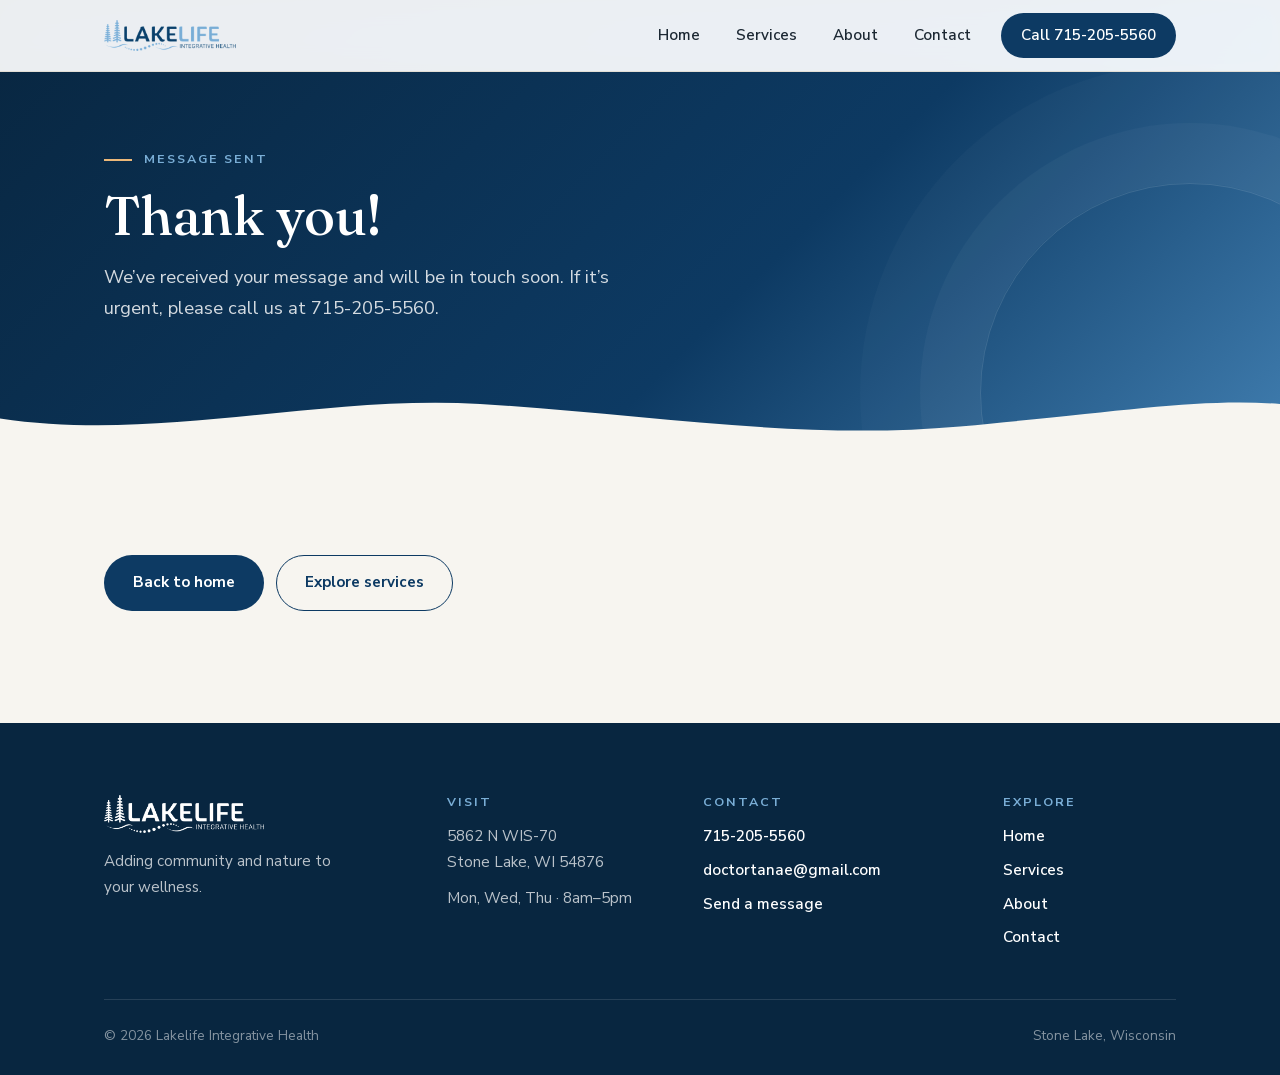
<file: thanks.html>
<!DOCTYPE html>
<html lang="en">

<head>
    <meta charset="UTF-8" />
    <meta name="viewport" content="width=device-width, initial-scale=1.0" />
    <title>Thank you | Lakelife Integrative Health</title>
    <meta name="description" content="Thanks for contacting Lakelife Integrative Health." />
    <meta name="robots" content="noindex" />
    <meta name="theme-color" content="#082640" />
    <link rel="icon" href="/favicon.ico" sizes="32x32" />
    <link rel="icon" href="/images/favicon.svg" type="image/svg+xml" />
    <link rel="apple-touch-icon" href="/images/apple-touch-icon.png" />
    <link rel="preload" href="/fonts/nunito-sans-latin.woff2" as="font" type="font/woff2" crossorigin />
    <link rel="stylesheet" href="styles.css" />
    <script>document.documentElement.classList.add("js");</script>
</head>

<body>
    <header class="site-nav">
        <div class="container">
            <a class="brand" href="index.html" aria-label="Lakelife home">
                <img class="logo-color" src="images/logo-nav.png" alt="Lakelife Integrative Health" width="400" height="95" />
                <img class="logo-white" src="images/logo-white-600.png" alt="Lakelife Integrative Health" width="600" height="143" />
            </a>
            <button class="nav-toggle" type="button" aria-label="Menu" aria-expanded="false" aria-controls="nav-links">
                <svg width="26" height="26" viewBox="0 0 24 24" fill="none" stroke="currentColor" stroke-width="2" stroke-linecap="round" aria-hidden="true">
                    <path d="M4 7h16M4 12h16M4 17h16" />
                </svg>
            </button>
            <ul class="nav-links" id="nav-links">
                <li><a href="index.html">Home</a></li>
                <li><a href="services.html">Services</a></li>
                <li><a href="about.html">About</a></li>
                <li><a href="contact.html">Contact</a></li>
                <li><a class="nav-cta" href="tel:715-205-5560">Call 715-205-5560</a></li>
            </ul>
        </div>
    </header>

    <main>
        <section class="page-header">
            <div class="container">
                <span class="eyebrow">Message sent</span>
                <h1>Thank you!</h1>
                <p>We’ve received your message and will be in touch soon. If it’s urgent, please call us at 715-205-5560.</p>
            </div>
            <svg class="wave" viewBox="0 0 1440 80" preserveAspectRatio="none" aria-hidden="true" focusable="false">
                <path d="M0,48 C180,78 360,18 540,30 C720,42 900,76 1080,58 C1260,40 1350,22 1440,30 L1440,80 L0,80 Z" />
            </svg>
        </section>

        <section class="section">
            <div class="container thanks-actions">
                <a class="btn btn--primary" href="index.html">Back to home</a>
                <a class="btn btn--outline" href="services.html">Explore services</a>
            </div>
        </section>
    </main>

    <footer class="site-footer">
        <div class="container">
            <div class="footer-grid">
                <div class="footer-brand">
                    <img class="footer-logo" src="images/logo-white-600.png" alt="Lakelife Integrative Health" width="600" height="143" loading="lazy" />
                    <p>Adding community and nature to your wellness.</p>
                </div>
                <div>
                    <h2 class="footer-heading">Visit</h2>
                    <address>5862 N WIS-70<br>Stone Lake, WI 54876</address>
                    <p>Mon, Wed, Thu · 8am–5pm</p>
                </div>
                <div>
                    <h2 class="footer-heading">Contact</h2>
                    <ul class="footer-list">
                        <li><a href="tel:715-205-5560">715-205-5560</a></li>
                        <li><a href="mailto:doctortanae@gmail.com">doctortanae@gmail.com</a></li>
                        <li><a href="contact.html">Send a message</a></li>
                    </ul>
                </div>
                <div>
                    <h2 class="footer-heading">Explore</h2>
                    <ul class="footer-list">
                        <li><a href="index.html">Home</a></li>
                        <li><a href="services.html">Services</a></li>
                        <li><a href="about.html">About</a></li>
                        <li><a href="contact.html">Contact</a></li>
                    </ul>
                </div>
            </div>
            <div class="footer-bottom">
                <p>© <span data-year>2026</span> Lakelife Integrative Health</p>
                <p>Stone Lake, Wisconsin</p>
            </div>
        </div>
    </footer>

    <script src="main.js"></script>
</body>

</html>
</file>
<file: styles.css>
/* ---------- Fonts (self-hosted, Latin subset, SIL OFL: see fonts/) ---------- */
@font-face {
  font-family: "Fraunces";
  font-style: normal;
  font-weight: 400 600;
  font-display: swap;
  src: url("fonts/fraunces-latin.woff2") format("woff2");
  unicode-range: U+0000-00FF, U+0131, U+0152-0153, U+02BB-02BC, U+02C6, U+02DA, U+02DC, U+0304, U+0308, U+0329, U+2000-206F, U+20AC, U+2122, U+2191, U+2193, U+2212, U+2215, U+FEFF, U+FFFD;
}

@font-face {
  font-family: "Fraunces";
  font-style: italic;
  font-weight: 400;
  font-display: swap;
  src: url("fonts/fraunces-italic-latin.woff2") format("woff2");
  unicode-range: U+0000-00FF, U+0131, U+0152-0153, U+02BB-02BC, U+02C6, U+02DA, U+02DC, U+0304, U+0308, U+0329, U+2000-206F, U+20AC, U+2122, U+2191, U+2193, U+2212, U+2215, U+FEFF, U+FFFD;
}

@font-face {
  font-family: "Nunito Sans";
  font-style: normal;
  font-weight: 400 700;
  font-display: swap;
  src: url("fonts/nunito-sans-latin.woff2") format("woff2");
  unicode-range: U+0000-00FF, U+0131, U+0152-0153, U+02BB-02BC, U+02C6, U+02DA, U+02DC, U+0304, U+0308, U+0329, U+2000-206F, U+20AC, U+2122, U+2191, U+2193, U+2212, U+2215, U+FEFF, U+FFFD;
}

/* ---------- Tokens ---------- */
:root {
  --navy: #0d3a63;
  --navy-deep: #082640;
  --lake: #7aaed6;
  --lake-soft: #e6f0f8;
  --sand: #ecb879;
  --paper: #f7f5f0;
  --white: #ffffff;
  --ink: #1c2833;
  --muted: #5a6875;
  --line: #e2ded5;

  --serif: "Fraunces", Georgia, serif;
  --sans: "Nunito Sans", system-ui, -apple-system, sans-serif;

  --radius: 18px;
  --shadow: 0 1px 2px rgba(8, 38, 64, 0.06), 0 8px 24px rgba(8, 38, 64, 0.08);
  --max: 1120px;
  --nav-h: 72px;
}

/* ---------- Base ---------- */
::selection {
  background: var(--lake);
  color: var(--navy-deep);
}

:focus-visible {
  outline: 3px solid var(--lake);
  outline-offset: 3px;
  border-radius: 6px;
}

[id] {
  scroll-margin-top: calc(var(--nav-h) + 24px);
}

*,
*::before,
*::after {
  box-sizing: border-box;
}

html {
  scroll-behavior: smooth;
}

body {
  margin: 0;
  font-family: var(--sans);
  font-size: 17px;
  line-height: 1.7;
  color: var(--ink);
  background: var(--paper);
  -webkit-font-smoothing: antialiased;
  display: flex;
  flex-direction: column;
  min-height: 100vh;
}

main {
  flex: 1;
}

h1,
h2,
h3 {
  font-family: var(--serif);
  font-weight: 500;
  line-height: 1.2;
  color: var(--navy-deep);
  margin: 0 0 0.5em;
  letter-spacing: -0.01em;
}

h1 {
  font-size: clamp(2.2rem, 5vw, 3.4rem);
}

h2 {
  font-size: clamp(1.8rem, 3.5vw, 2.5rem);
}

h3 {
  font-size: 1.4rem;
}

p {
  margin: 0 0 1.1em;
}

a {
  color: var(--navy);
}

img {
  max-width: 100%;
  height: auto;
  display: block;
}

.container {
  width: 100%;
  max-width: var(--max);
  margin: 0 auto;
  padding: 0 24px;
}

.eyebrow {
  display: inline-block;
  font-size: 0.78rem;
  font-weight: 700;
  letter-spacing: 0.16em;
  text-transform: uppercase;
  color: var(--navy);
  margin-bottom: 14px;
}

.eyebrow::before {
  content: "";
  display: inline-block;
  width: 28px;
  height: 2px;
  background: var(--sand);
  vertical-align: middle;
  margin-right: 12px;
}

.section {
  padding: clamp(64px, 10vw, 112px) 0;
}

.section--white {
  background: var(--white);
}

.section-head {
  max-width: 640px;
  margin-bottom: 48px;
}

.section-head p {
  color: var(--muted);
  font-size: 1.1rem;
}

/* ---------- Buttons ---------- */
.btn {
  display: inline-flex;
  align-items: center;
  gap: 8px;
  padding: 14px 28px;
  border-radius: 999px;
  font-weight: 700;
  font-size: 0.95rem;
  text-decoration: none;
  border: 1.5px solid transparent;
  transition: background-color 0.2s, color 0.2s, border-color 0.2s, transform 0.2s;
}

.btn:hover {
  transform: translateY(-1px);
}

.btn--primary {
  background: var(--navy);
  color: var(--white);
}

.btn--primary:hover {
  background: var(--navy-deep);
}

.btn--light {
  background: var(--white);
  color: var(--navy-deep);
}

.btn--light:hover {
  background: var(--lake-soft);
}

.btn--ghost {
  border-color: rgba(255, 255, 255, 0.7);
  color: var(--white);
}

.btn--ghost:hover {
  background: rgba(255, 255, 255, 0.12);
}

.text-link {
  font-weight: 700;
  text-decoration: none;
  border-bottom: 2px solid var(--sand);
  padding-bottom: 2px;
}

.text-link::after {
  content: "→";
  display: inline-block;
  margin-left: 6px;
  transition: transform 0.2s;
}

.text-link:hover {
  color: var(--navy-deep);
}

.text-link:hover::after {
  transform: translateX(3px);
}

/* ---------- Navigation ---------- */
.site-nav {
  position: fixed;
  inset: 0 0 auto 0;
  height: var(--nav-h);
  z-index: 10;
  background: rgba(255, 255, 255, 0.92);
  backdrop-filter: saturate(160%) blur(12px);
  -webkit-backdrop-filter: saturate(160%) blur(12px);
  border-bottom: 1px solid var(--line);
  transition: background-color 0.3s, border-color 0.3s, transform 0.3s;
}

.site-nav.is-hidden {
  transform: translateY(-100%);
}

.site-nav .container {
  height: 100%;
  display: flex;
  align-items: center;
  justify-content: space-between;
}

.brand {
  display: block;
  width: 132px;
}

.brand .logo-white {
  display: none;
}

.nav-links {
  display: flex;
  align-items: center;
  gap: 8px;
  list-style: none;
  margin: 0;
  padding: 0;
}

.nav-links a {
  display: block;
  padding: 8px 14px;
  border-radius: 999px;
  font-weight: 600;
  font-size: 0.95rem;
  text-decoration: none;
  color: var(--ink);
  transition: background-color 0.2s, color 0.2s;
}

.nav-links a:hover {
  background: var(--lake-soft);
}

.nav-links a {
  position: relative;
}

.nav-links a[aria-current="page"]::after {
  content: "";
  position: absolute;
  left: 14px;
  right: 14px;
  bottom: 2px;
  height: 2px;
  border-radius: 2px;
  background: var(--sand);
}

.nav-links .nav-cta {
  background: var(--navy);
  color: var(--white);
  margin-left: 8px;
  padding: 10px 20px;
}

.nav-links .nav-cta:hover {
  background: var(--navy-deep);
}

.nav-toggle {
  display: none;
  background: none;
  border: 0;
  padding: 8px;
  margin-right: -8px;
  cursor: pointer;
  color: var(--ink);
}

.nav-toggle svg {
  display: block;
}

/* Transparent nav over the home hero, until the page scrolls */
.site-nav--overlay:not(.is-scrolled):not(.is-open) {
  background: transparent;
  border-color: transparent;
  backdrop-filter: none;
  -webkit-backdrop-filter: none;
}

.site-nav--overlay:not(.is-scrolled):not(.is-open) .logo-color {
  display: none;
}

.site-nav--overlay:not(.is-scrolled):not(.is-open) .logo-white {
  display: block;
}

.site-nav--overlay:not(.is-scrolled):not(.is-open) .nav-links a,
.site-nav--overlay:not(.is-scrolled):not(.is-open) .nav-toggle {
  color: var(--white);
}

.site-nav--overlay:not(.is-scrolled):not(.is-open) .nav-links a:hover {
  background: rgba(255, 255, 255, 0.14);
}

.site-nav--overlay:not(.is-scrolled):not(.is-open) .nav-links .nav-cta {
  background: var(--white);
  color: var(--navy-deep);
}

@media (max-width: 760px) {
  .nav-toggle {
    display: block;
  }

  .nav-links {
    position: absolute;
    top: var(--nav-h);
    left: 0;
    right: 0;
    flex-direction: column;
    align-items: stretch;
    gap: 0;
    padding: 8px 16px 20px;
    background: var(--white);
    border-bottom: 1px solid var(--line);
    box-shadow: 0 12px 24px rgba(8, 38, 64, 0.08);
    display: none;
  }

  .site-nav.is-open .nav-links {
    display: flex;
  }

  .nav-links a {
    padding: 14px 12px;
    border-radius: 10px;
  }

  .nav-links a[aria-current="page"] {
    background: var(--lake-soft);
  }

  .nav-links a[aria-current="page"]::after {
    display: none;
  }

  .nav-links .nav-cta {
    margin: 8px 0 0;
    text-align: center;
  }
}

/* ---------- Home hero ---------- */
.hero {
  position: relative;
  min-height: 100vh;
  min-height: 100svh;
  display: flex;
  align-items: center;
  color: var(--white);
  overflow: hidden;
  background: var(--navy-deep) url("videos/poster.jpg") center / cover;
}

.hero-video {
  position: absolute;
  inset: 0;
  width: 100%;
  height: 100%;
  object-fit: cover;
}

.hero::after {
  content: "";
  position: absolute;
  inset: 0;
  background: linear-gradient(180deg, rgba(8, 38, 64, 0.55) 0%, rgba(8, 38, 64, 0.35) 45%, rgba(8, 38, 64, 0.8) 100%);
}

.hero-content {
  position: relative;
  z-index: 1;
  text-align: center;
  padding-top: var(--nav-h);
  padding-bottom: 48px;
}

.hero-logo {
  width: min(480px, 80vw);
  margin: 0 auto 28px;
}

.hero-title {
  margin: 0;
}

.hero-actions {
  display: flex;
  flex-wrap: wrap;
  justify-content: center;
  gap: 12px;
}

/* ---------- Inner page header ---------- */
.page-header {
  position: relative;
  padding: calc(var(--nav-h) + 72px) 0 120px;
  background: linear-gradient(135deg, var(--navy-deep) 0%, var(--navy) 60%, #3f7cae 100%);
  color: var(--white);
  overflow: hidden;
}

.page-header::after {
  content: "";
  position: absolute;
  right: -120px;
  bottom: -160px;
  width: 420px;
  height: 420px;
  border-radius: 50%;
  border: 1px solid rgba(255, 255, 255, 0.12);
  box-shadow: 0 0 0 60px rgba(255, 255, 255, 0.03), 0 0 0 120px rgba(255, 255, 255, 0.02);
}

.page-header .container {
  position: relative;
  z-index: 1;
}

.page-header h1 {
  color: var(--white);
  margin-bottom: 12px;
}

.page-header p {
  max-width: 560px;
  font-size: 1.15rem;
  color: rgba(255, 255, 255, 0.82);
  margin: 0;
}

.page-header .eyebrow {
  color: var(--lake);
}

/* ---------- Service cards ---------- */
.card-grid {
  display: grid;
  grid-template-columns: repeat(auto-fit, minmax(280px, 1fr));
  gap: 24px;
}

.card {
  background: var(--white);
  border: 1px solid var(--line);
  border-radius: var(--radius);
  padding: 32px;
  box-shadow: var(--shadow);
  display: flex;
  flex-direction: column;
  transition: transform 0.25s, box-shadow 0.25s;
}

.card:hover {
  transform: translateY(-4px);
  box-shadow: 0 2px 4px rgba(8, 38, 64, 0.06), 0 16px 40px rgba(8, 38, 64, 0.12);
}

.card-num {
  font-family: var(--serif);
  font-size: 0.95rem;
  color: var(--sand);
  font-weight: 600;
  margin-bottom: 12px;
}

.card p {
  color: var(--muted);
}

.card .text-link {
  margin-top: auto;
  align-self: flex-start;
}

/* Full service write-ups */
.service {
  display: grid;
  grid-template-columns: minmax(0, 1fr) minmax(0, 2fr);
  gap: 48px;
  padding: 56px 0;
  border-top: 1px solid var(--line);
}

.service:first-child {
  border-top: 0;
  padding-top: 0;
}

.service:last-child {
  padding-bottom: 0;
}

.service p {
  color: var(--muted);
  font-size: 1.05rem;
}

.service p:last-child {
  margin-bottom: 0;
}

@media (max-width: 760px) {
  .service {
    grid-template-columns: 1fr;
    gap: 8px;
  }
}

/* ---------- About ---------- */
.about-intro {
  display: grid;
  grid-template-columns: minmax(0, 5fr) minmax(0, 7fr);
  gap: 64px;
  align-items: center;
}

.portrait {
  position: relative;
}

.portrait img {
  width: 100%;
  aspect-ratio: 1;
  object-fit: cover;
  border-radius: 50%;
  box-shadow: var(--shadow);
}

.portrait::before {
  content: "";
  position: absolute;
  inset: -14px;
  border-radius: 50%;
  border: 2px solid var(--sand);
}

.about-layout {
  display: grid;
  grid-template-columns: minmax(0, 4fr) minmax(0, 7fr);
  gap: 72px;
  align-items: start;
}

.about-aside {
  position: sticky;
  top: calc(var(--nav-h) + 32px);
}

.about-aside .portrait {
  margin: 14px 14px 40px;
}

.credentials {
  list-style: none;
  margin: 0;
  padding: 24px;
  background: var(--white);
  border: 1px solid var(--line);
  border-radius: var(--radius);
}

.credentials li {
  padding: 10px 0 10px 28px;
  position: relative;
  font-size: 0.95rem;
  line-height: 1.5;
  border-top: 1px solid var(--line);
}

.credentials li:first-child {
  border-top: 0;
  padding-top: 0;
}

.credentials li:last-child {
  padding-bottom: 0;
}

.credentials li::before {
  content: "";
  position: absolute;
  left: 4px;
  top: 17px;
  width: 8px;
  height: 8px;
  border-radius: 50%;
  background: var(--lake);
}

.credentials li:first-child::before {
  top: 7px;
}

.bio p {
  font-size: 1.08rem;
}

.bio p:first-child::first-letter {
  font-family: var(--serif);
  float: left;
  font-size: 3.6em;
  line-height: 0.9;
  padding: 6px 10px 0 0;
  color: var(--navy);
}

@media (max-width: 860px) {
  .about-intro,
  .about-layout {
    grid-template-columns: 1fr;
    gap: 40px;
  }

  .about-aside {
    position: static;
  }

  .portrait {
    max-width: 280px;
    margin: 14px auto;
  }

  .about-aside .portrait {
    margin: 14px auto 40px;
  }
}

/* ---------- Call to action band ---------- */
.cta-band {
  background: var(--lake-soft);
  padding: 72px 0;
  text-align: center;
}

.cta-band p {
  color: var(--muted);
  font-size: 1.1rem;
  margin-bottom: 28px;
}

/* ---------- Footer ---------- */
.site-footer {
  background: var(--navy-deep);
  color: rgba(255, 255, 255, 0.72);
  padding: 72px 0 28px;
  font-size: 0.95rem;
}

.footer-grid {
  display: grid;
  grid-template-columns: 1.4fr 1fr 1.2fr 0.8fr;
  gap: 40px;
  padding-bottom: 48px;
}

.footer-logo {
  width: 160px;
  margin-bottom: 16px;
}

.footer-brand p {
  max-width: 240px;
}

.footer-heading {
  font-family: var(--sans);
  font-size: 0.78rem;
  font-weight: 700;
  letter-spacing: 0.16em;
  text-transform: uppercase;
  color: var(--lake);
  margin-bottom: 14px;
}

.site-footer address {
  font-style: normal;
  margin-bottom: 10px;
}

.site-footer p {
  margin: 0;
}

.footer-list {
  list-style: none;
  margin: 0;
  padding: 0;
  display: grid;
  gap: 8px;
}

.footer-list a {
  color: var(--white);
  text-decoration: none;
  font-weight: 600;
  word-break: break-word;
}

.footer-list a:hover {
  color: var(--lake);
}

.footer-bottom {
  display: flex;
  flex-wrap: wrap;
  justify-content: space-between;
  gap: 8px 24px;
  padding-top: 24px;
  border-top: 1px solid rgba(255, 255, 255, 0.12);
  font-size: 0.85rem;
  color: rgba(255, 255, 255, 0.5);
}

@media (max-width: 900px) {
  .footer-grid {
    grid-template-columns: 1fr 1fr;
  }
}

@media (max-width: 520px) {
  .footer-grid {
    grid-template-columns: 1fr;
    gap: 32px;
  }
}

/* ---------- Scroll reveal ---------- */
.js .reveal {
  opacity: 0;
  transform: translateY(16px);
  transition: opacity 0.6s ease, transform 0.6s ease;
}

.js .reveal.is-visible {
  opacity: 1;
  transform: none;
}

@media (prefers-reduced-motion: reduce) {
  html {
    scroll-behavior: auto;
  }

  .js .reveal {
    opacity: 1;
    transform: none;
    transition: none;
  }

  .hero-video {
    display: none;
  }
}

/* ---------- Visit / map ---------- */
.visit {
  background: var(--lake-soft);
}

.visit-grid {
  display: grid;
  grid-template-columns: minmax(0, 5fr) minmax(0, 7fr);
  gap: 56px;
  align-items: center;
}

.visit address {
  font-style: normal;
  font-size: 1.25rem;
  line-height: 1.6;
  margin-bottom: 20px;
}

.visit-contact {
  list-style: none;
  margin: 0 0 32px;
  padding: 0;
}

.visit-contact a {
  font-weight: 600;
  text-decoration: none;
}

.visit-contact a:hover {
  text-decoration: underline;
}

.visit-actions {
  display: flex;
  flex-wrap: wrap;
  gap: 12px;
}

.btn--outline {
  border-color: var(--navy);
  color: var(--navy);
}

.btn--outline:hover {
  background: var(--white);
}

.map {
  border-radius: var(--radius);
  overflow: hidden;
  box-shadow: var(--shadow);
  background: var(--white);
  aspect-ratio: 4 / 3;
}

.map iframe {
  display: block;
  width: 100%;
  height: 100%;
  border: 0;
}

@media (max-width: 860px) {
  .visit-grid {
    grid-template-columns: 1fr;
    gap: 40px;
  }

  .map {
    aspect-ratio: 1;
  }
}

.cta-actions,
.thanks-actions {
  display: flex;
  flex-wrap: wrap;
  justify-content: center;
  gap: 12px;
}

.thanks-actions {
  justify-content: flex-start;
}

/* ---------- Contact ---------- */
.contact-layout {
  display: grid;
  grid-template-columns: minmax(0, 7fr) minmax(0, 4fr);
  gap: 56px;
  align-items: start;
}

.contact-form {
  background: var(--white);
  border: 1px solid var(--line);
  border-radius: var(--radius);
  padding: clamp(24px, 4vw, 40px);
  box-shadow: var(--shadow);
}

.field-row {
  display: grid;
  grid-template-columns: 1fr 1fr;
  gap: 0 20px;
}

.field {
  margin-bottom: 20px;
}

.field label {
  display: block;
  font-weight: 700;
  font-size: 0.92rem;
  margin-bottom: 6px;
}

.optional {
  font-weight: 400;
  color: var(--muted);
}

.field input,
.field select,
.field textarea {
  width: 100%;
  font: inherit;
  font-size: 1rem;
  color: var(--ink);
  background: var(--paper);
  border: 1.5px solid var(--line);
  border-radius: 12px;
  padding: 12px 14px;
  transition: border-color 0.2s, box-shadow 0.2s, background-color 0.2s;
}

.field textarea {
  resize: vertical;
  min-height: 140px;
}

.field input:focus,
.field select:focus,
.field textarea:focus {
  outline: none;
  background: var(--white);
  border-color: var(--lake);
  box-shadow: 0 0 0 4px rgba(122, 174, 214, 0.25);
}

.field-note {
  font-size: 0.85rem;
  color: var(--muted);
  margin: 8px 0 0;
}

.contact-form .btn {
  border: 0;
  cursor: pointer;
  font-family: inherit;
}

.hp-field {
  position: absolute;
  left: -9999px;
}

.contact-details {
  display: grid;
  gap: 16px;
}

.contact-card {
  background: var(--lake-soft);
  border-radius: var(--radius);
  padding: 24px;
}

.contact-card h3 {
  font-size: 1.1rem;
  margin-bottom: 6px;
}

.contact-card a {
  font-weight: 600;
  text-decoration: none;
  word-break: break-word;
}

.contact-card address {
  font-style: normal;
  margin-bottom: 12px;
}

@media (max-width: 860px) {
  .contact-layout {
    grid-template-columns: 1fr;
    gap: 32px;
  }
}

@media (max-width: 520px) {
  .field-row {
    grid-template-columns: 1fr;
  }
}

.contact-map .section-head {
  margin-bottom: 32px;
}

.map--wide {
  aspect-ratio: 16 / 7;
}

@media (max-width: 860px) {
  .map--wide {
    aspect-ratio: 1;
  }
}

/* ---------- Service details ---------- */
.service-sub {
  font-size: 1.15rem;
  margin: 32px 0 14px;
}

.condition-list {
  list-style: none;
  margin: 0;
  padding: 0;
  display: flex;
  flex-wrap: wrap;
  gap: 8px;
}

.condition-list li {
  background: var(--lake-soft);
  color: var(--navy-deep);
  border-radius: 999px;
  padding: 6px 14px;
  font-size: 0.9rem;
  font-weight: 600;
  line-height: 1.4;
}

.service p.helps {
  margin-top: 16px;
  font-family: var(--serif);
  font-style: italic;
  font-size: 1.15rem;
  color: var(--navy);
}

.test-grid {
  display: grid;
  grid-template-columns: repeat(2, minmax(0, 1fr));
  gap: 16px;
}

.test-card {
  background: var(--white);
  border: 1px solid var(--line);
  border-radius: var(--radius);
  padding: 22px;
}

.test-card h4 {
  font-family: var(--serif);
  font-weight: 500;
  font-size: 1.15rem;
  color: var(--navy-deep);
  margin: 0 0 8px;
}

.service .test-card p {
  font-size: 0.95rem;
  margin-bottom: 8px;
}

.service .test-card p.test-areas {
  color: var(--ink);
  margin-bottom: 0;
}

@media (max-width: 600px) {
  .test-grid {
    grid-template-columns: 1fr;
  }
}

/* ---------- Hours ---------- */
.hours {
  margin-bottom: 20px;
}

.hours h3,
.contact-card h3 {
  font-size: 1.1rem;
  margin-bottom: 6px;
}

.hours p,
.contact-card p {
  margin: 0;
}

/* ---------- Brand wave ---------- */
.wave {
  position: absolute;
  left: 0;
  bottom: -1px;
  width: 100%;
  height: clamp(36px, 5vw, 72px);
  z-index: 1;
  fill: var(--paper);
  pointer-events: none;
}

/* ---------- Hero extras ---------- */
.hero-services {
  font-size: 0.8rem;
  font-weight: 700;
  letter-spacing: 0.2em;
  text-transform: uppercase;
  color: var(--lake);
  margin-bottom: 36px;
}

.hero-services span {
  white-space: nowrap;
}

.scroll-cue {
  position: absolute;
  left: 50%;
  bottom: clamp(48px, 7vw, 88px);
  z-index: 2;
  transform: translateX(-50%);
  display: grid;
  place-items: center;
  width: 44px;
  height: 44px;
  border-radius: 50%;
  border: 1.5px solid rgba(255, 255, 255, 0.5);
  color: var(--white);
  animation: cue 2.4s ease-in-out infinite;
}

.scroll-cue:hover {
  background: rgba(255, 255, 255, 0.12);
}

@keyframes cue {
  0%, 100% { transform: translate(-50%, 0); }
  50% { transform: translate(-50%, 6px); }
}

@media (max-height: 640px) {
  .scroll-cue {
    display: none;
  }
}

/* ---------- Services jump links ---------- */
.jump-links {
  display: flex;
  flex-wrap: wrap;
  gap: 10px;
  margin-top: 28px;
}

.jump-links a {
  padding: 8px 16px;
  border-radius: 999px;
  border: 1px solid rgba(255, 255, 255, 0.35);
  color: var(--white);
  text-decoration: none;
  font-weight: 600;
  font-size: 0.9rem;
  transition: background-color 0.2s, border-color 0.2s;
}

.jump-links a:hover {
  background: rgba(255, 255, 255, 0.12);
  border-color: rgba(255, 255, 255, 0.7);
}

@media (prefers-reduced-motion: reduce) {
  .scroll-cue {
    animation: none;
  }

  .card,
  .card:hover {
    transition: none;
    transform: none;
  }
}

/* ---------- Utilities ---------- */
.visually-hidden {
  position: absolute;
  width: 1px;
  height: 1px;
  padding: 0;
  margin: -1px;
  overflow: hidden;
  clip: rect(0, 0, 0, 0);
  white-space: nowrap;
  border: 0;
}
</file>
